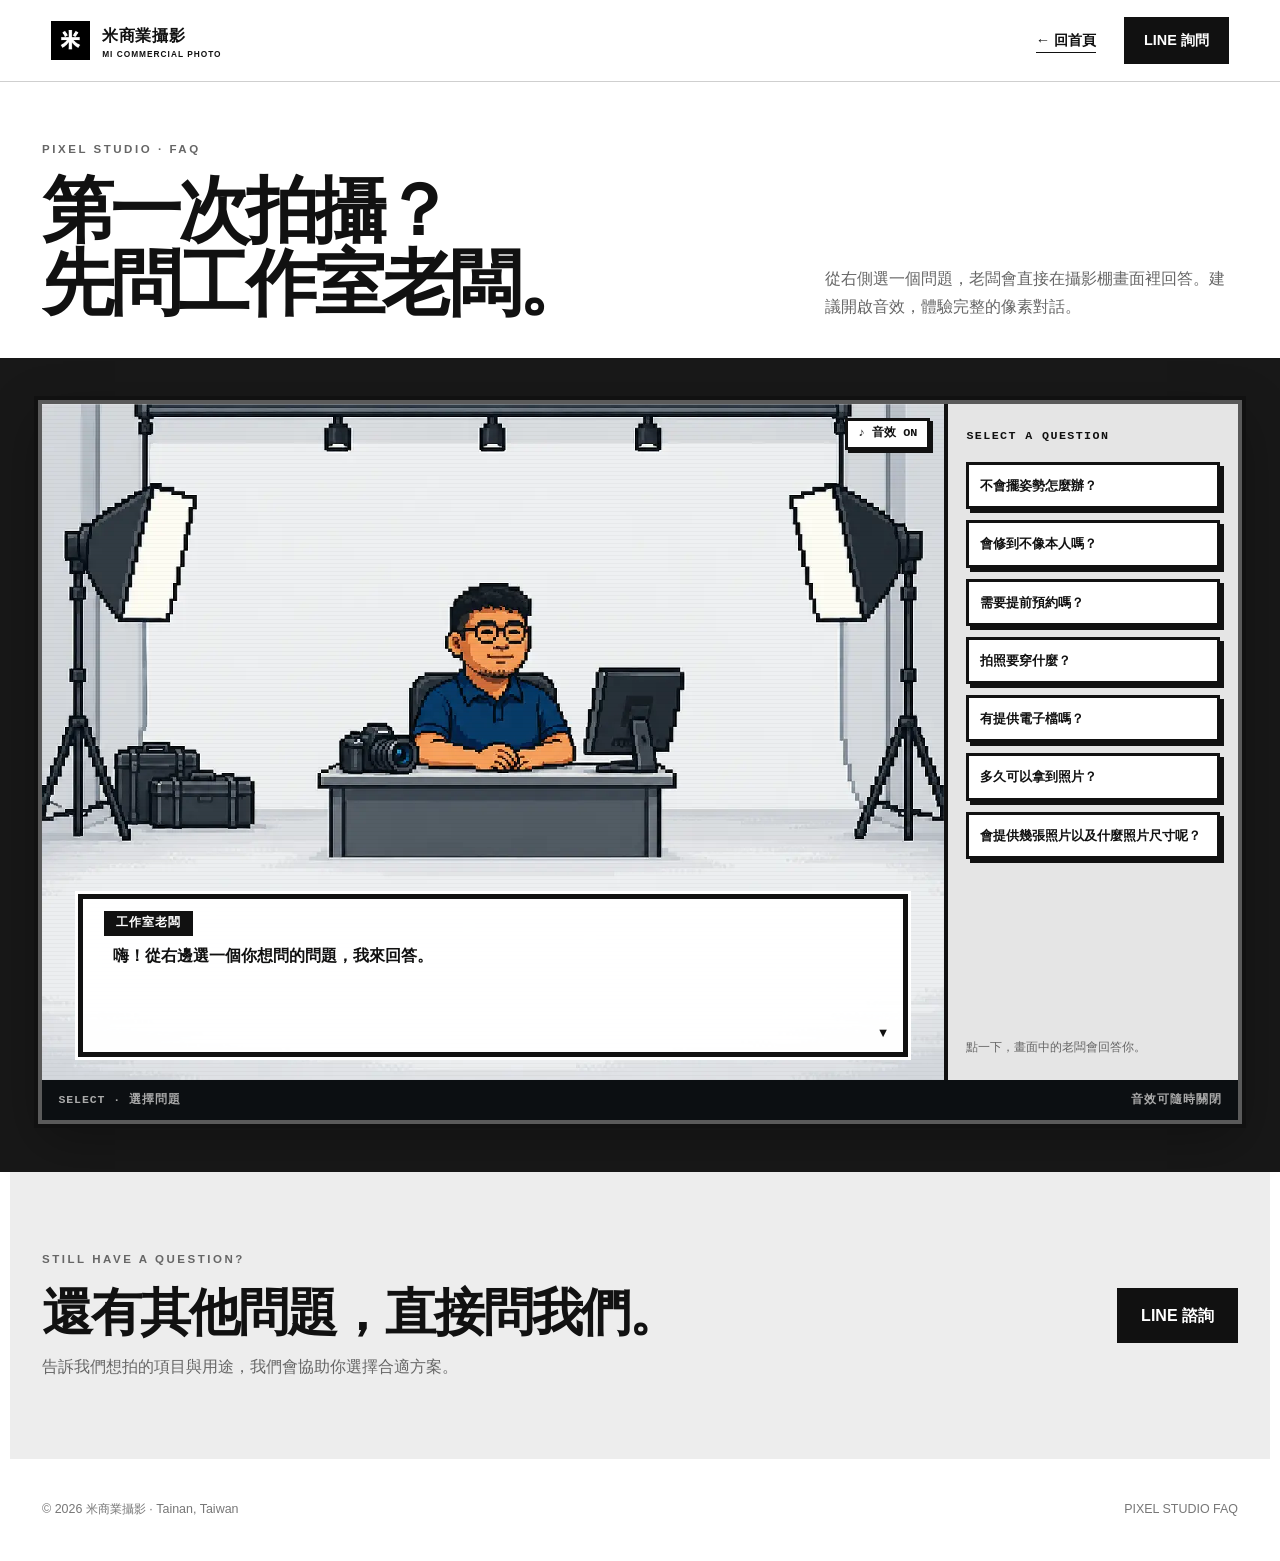
<file: faq/index.html>
<!doctype html>
<html lang="zh-Hant">
<head>
  <meta charset="utf-8">
  <meta name="viewport" content="width=device-width,initial-scale=1">
  <title>台南證件照常見問題｜服裝・修圖・取件時間｜米商業攝影</title>
  <meta name="description" content="用互動式像素攝影棚快速了解米商業攝影的拍攝引導、自然修圖、預約方式、服裝準備與交件內容。">
  <link rel="canonical" href="https://micommercialphoto.com/faq/">
  <meta property="og:locale" content="zh_TW"><meta property="og:type" content="website"><meta property="og:site_name" content="米商業攝影">
  <meta property="og:title" content="台南證件照常見問題｜米商業攝影"><meta property="og:description" content="了解拍攝服裝、自然修圖、電子檔、預約及取件時間。"><meta property="og:url" content="https://micommercialphoto.com/faq/">
  <meta name="twitter:card" content="summary">
  <link rel="icon" type="image/png" sizes="64x64" href="../images/favicon.png?v=2">
  <link rel="stylesheet" href="../faq.css">
  <link rel="stylesheet" href="../motion.css?v=3">
</head>
<body>
  <header class="faq-header">
    <a class="brand" href="../" aria-label="回到米商業攝影首頁"><img class="brand-logo" src="../images/logo-mark.png" alt="" width="39" height="39"><span>米商業攝影<small>MI COMMERCIAL PHOTO</small></span></a>
    <a class="back-link" href="../">← 回首頁</a>
    <a class="book-link" href="https://lin.ee/QOJqCe8" target="_blank" rel="noopener">LINE 詢問</a>
  </header>

  <main>
    <section class="faq-intro">
      <div><p class="eyebrow">PIXEL STUDIO · FAQ</p><h1>第一次拍攝？<br>先問工作室老闆。</h1></div>
      <p>從右側選一個問題，老闆會直接在攝影棚畫面裡回答。建議開啟音效，體驗完整的像素對話。</p>
    </section>

    <section class="game-section" aria-labelledby="game-title">
      <h2 id="game-title" class="sr-only">互動式拍攝常見問題</h2>
      <div class="game-shell" data-game>
        <div class="game-layout">
        <div class="game-screen">
          <img class="scene-image" src="../images/faq/studio-boss.webp?v=2" alt="白牆像素攝影棚，工作室老闆坐在小桌子前，周圍有相機、螢幕、棚燈、腳架與器材箱">
          <div class="scanlines" aria-hidden="true"></div>
          <div class="screen-flash" aria-hidden="true"></div>
          <button class="sound-toggle" type="button" data-sound aria-pressed="false">♪ 音效 ON</button>

          <div class="dialogue" aria-live="polite">
            <div class="speaker">工作室老闆</div>
            <p data-answer>嗨！從右邊選一個你想問的問題，我來回答。</p>
            <span class="dialogue-caret" aria-hidden="true">▼</span>
          </div>
        </div>

          <aside class="question-panel" aria-label="常見問題選單">
            <p class="question-label">SELECT A QUESTION</p>
            <div class="question-list">
            <button type="button" data-question="pose">不會擺姿勢怎麼辦？</button>
            <button type="button" data-question="retouch">會修到不像本人嗎？</button>
            <button type="button" data-question="booking">需要提前預約嗎？</button>
            <button type="button" data-question="clothes">拍照要穿什麼？</button>
            <button type="button" data-question="file">有提供電子檔嗎？</button>
            <button type="button" data-question="time">多久可以拿到照片？</button>
            <button type="button" data-question="size">會提供幾張照片以及什麼照片尺寸呢？</button>
            </div>
            <p class="question-hint">點一下，畫面中的老闆會回答你。</p>
          </aside>
        </div>
        <div class="game-help"><span>SELECT · 選擇問題</span><span>音效可隨時關閉</span></div>
      </div>
    </section>

    <section class="faq-cta"><div><p class="eyebrow">STILL HAVE A QUESTION?</p><h2>還有其他問題，直接問我們。</h2><p>告訴我們想拍的項目與用途，我們會協助你選擇合適方案。</p></div><a href="https://lin.ee/QOJqCe8" target="_blank" rel="noopener">LINE 諮詢</a></section>
  </main>

  <footer><p>© 2026 米商業攝影 · Tainan, Taiwan</p><p>PIXEL STUDIO FAQ</p></footer>
  <script src="../faq.js"></script>
  <script src="../motion.js?v=3" defer></script>
</body>
</html>
</file>
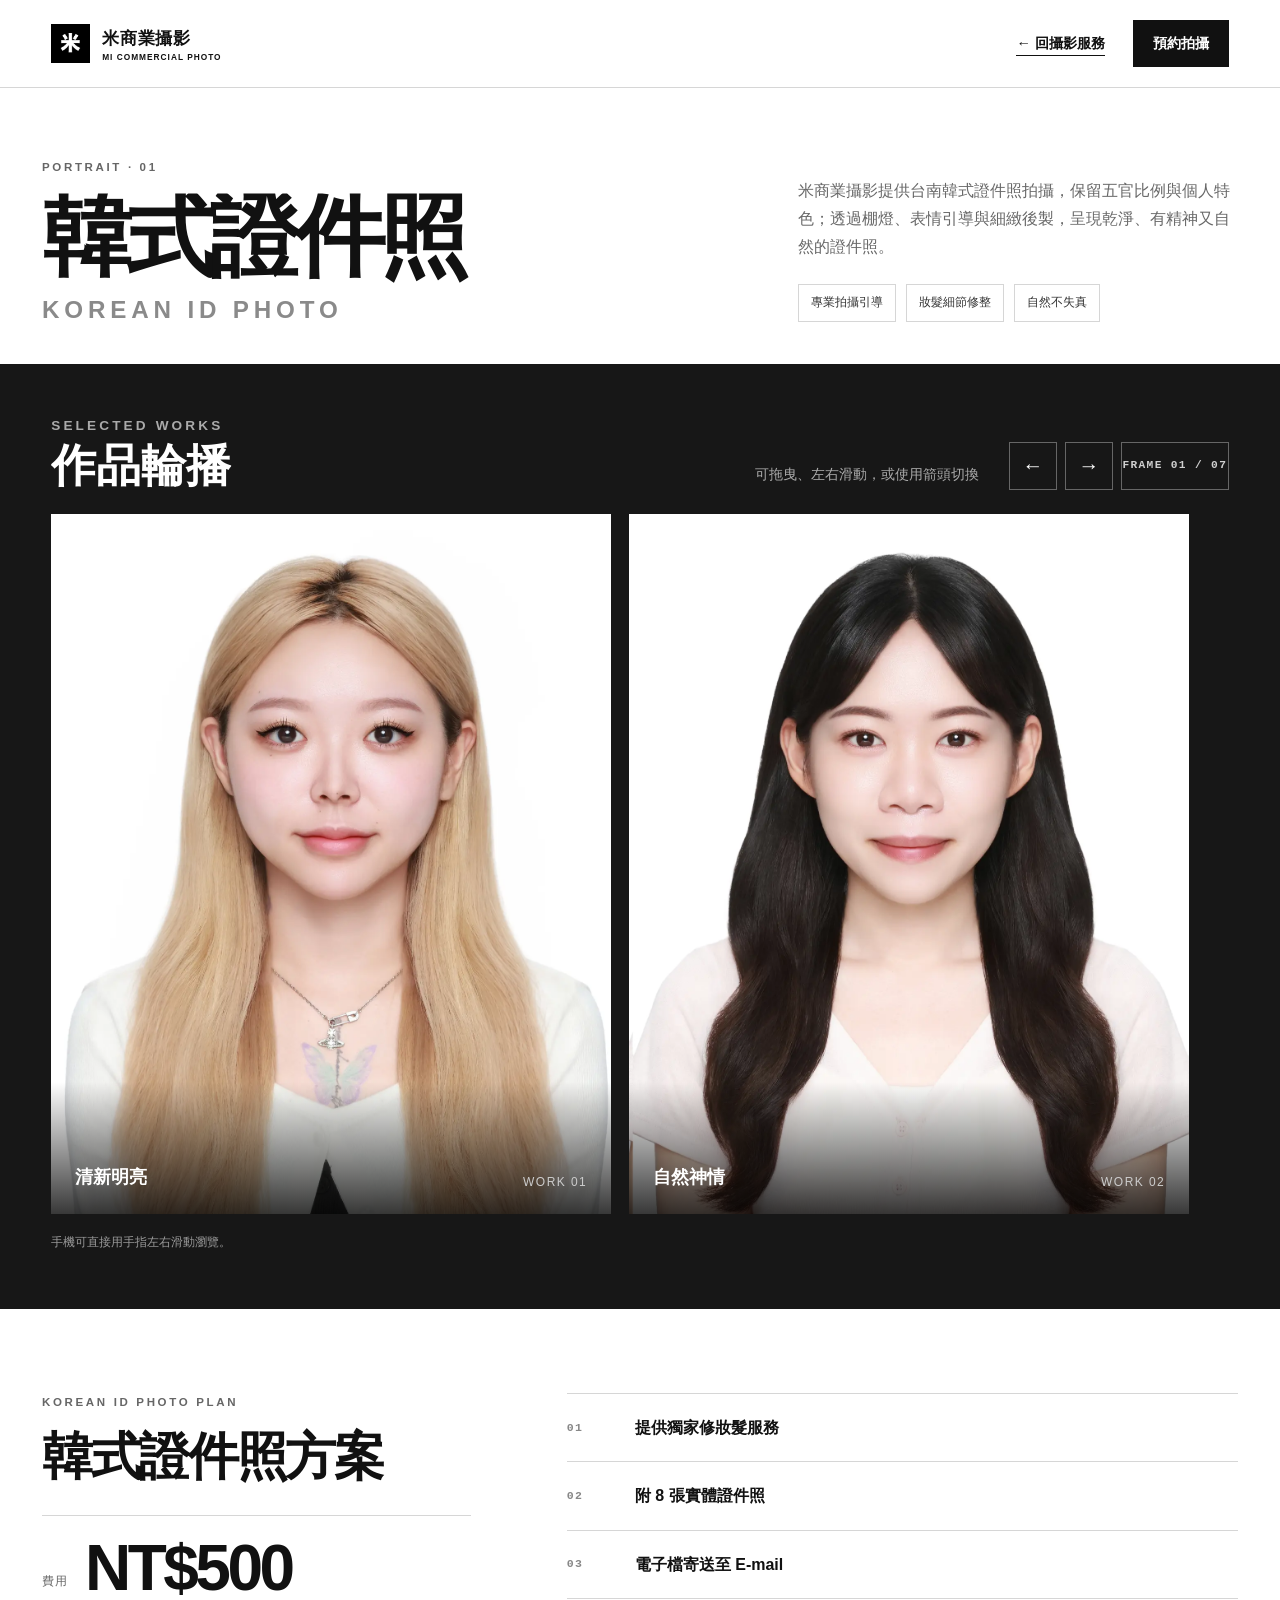
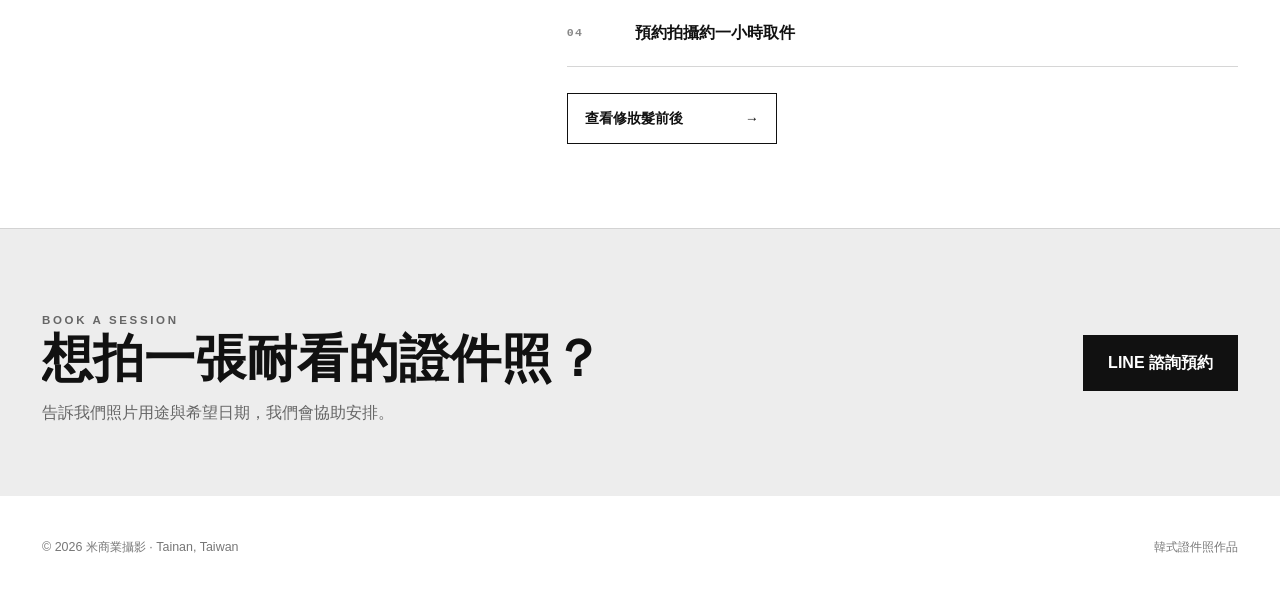
<file: korean-id-photo/index.html>
<!doctype html>
<html lang="zh-Hant">
<head>
  <meta charset="utf-8">
  <meta name="viewport" content="width=device-width,initial-scale=1">
  <title>台南韓式證件照作品｜自然修圖・一小時取件｜米商業攝影</title>
  <meta name="description" content="台南米商業攝影韓式證件照作品，提供拍攝引導、自然細緻修圖與證件規格輸出；完成預約可於一小時內取件。">
  <link rel="canonical" href="https://micommercialphoto.com/korean-id-photo/">
  <meta property="og:locale" content="zh_TW"><meta property="og:type" content="website"><meta property="og:site_name" content="米商業攝影">
  <meta property="og:title" content="台南韓式證件照作品｜米商業攝影"><meta property="og:description" content="查看台南米商業攝影韓式證件照作品、自然修圖風格與 NT$500 服務內容。"><meta property="og:url" content="https://micommercialphoto.com/korean-id-photo/">
  <meta name="twitter:card" content="summary">
  <link rel="preconnect" href="https://static.wixstatic.com">
  <link rel="icon" type="image/png" sizes="64x64" href="../images/favicon.png?v=2">
  <link rel="stylesheet" href="../portfolio.css">
  <link rel="stylesheet" href="../motion.css?v=3">
  <script type="application/ld+json">
  {
    "@context": "https://schema.org",
    "@type": "Service",
    "@id": "https://micommercialphoto.com/korean-id-photo/#service",
    "name": "台南韓式證件照拍攝",
    "serviceType": "韓式證件照拍攝與自然修圖",
    "description": "台南米商業攝影提供韓式證件照拍攝、表情引導、獨家修妝髮、自然細緻修圖與證件規格輸出。",
    "url": "https://micommercialphoto.com/korean-id-photo/",
    "image": "https://micommercialphoto.com/images/korean-id/20260828103697-1.webp",
    "provider": {
      "@type": "LocalBusiness",
      "@id": "https://micommercialphoto.com/#studio",
      "name": "米商業攝影"
    },
    "areaServed": {
      "@type": "City",
      "name": "臺南市"
    },
    "offers": {
      "@type": "Offer",
      "url": "https://micommercialphoto.com/korean-id-photo/",
      "price": "500",
      "priceCurrency": "TWD",
      "availability": "https://schema.org/InStock"
    }
  }
  </script>
</head>
<body>
  <header class="portfolio-header">
    <a class="brand" href="../" aria-label="回到米商業攝影首頁"><img class="brand-logo" src="../images/logo-mark.png" alt="" width="39" height="39"><span>米商業攝影<small>MI COMMERCIAL PHOTO</small></span></a>
    <a class="back-link" href="../#services">← 回攝影服務</a>
    <a class="book-link" href="https://lin.ee/QOJqCe8" target="_blank" rel="noopener">預約拍攝</a>
  </header>

  <main>
    <section class="portfolio-intro">
      <div><p class="eyebrow">PORTRAIT · 01</p><h1>韓式證件照<span>KOREAN ID PHOTO</span></h1></div>
      <div class="intro-copy"><p>米商業攝影提供台南韓式證件照拍攝，保留五官比例與個人特色；透過棚燈、表情引導與細緻後製，呈現乾淨、有精神又自然的證件照。</p><div class="intro-points"><span>專業拍攝引導</span><span>妝髮細節修整</span><span>自然不失真</span></div></div>
    </section>

    <section class="gallery-wrap" aria-labelledby="gallery-title">
      <div class="gallery-top"><div><p class="eyebrow">SELECTED WORKS</p><h2 id="gallery-title">作品輪播</h2></div><p>可拖曳、左右滑動，或使用箭頭切換</p><div class="gallery-controls"><button type="button" data-prev aria-label="上一張作品">←</button><button type="button" data-next aria-label="下一張作品">→</button></div></div>
      <div class="gallery-viewport" tabindex="0" aria-label="韓式證件照作品輪播">
        <div class="gallery-track">
          <figure class="gallery-card"><img src="../images/korean-id/20260828103697-1.webp" alt="金色長髮韓式證件照作品" loading="eager"><figcaption><strong>清新明亮</strong><span>WORK 01</span></figcaption></figure>
          <figure class="gallery-card"><img src="../images/korean-id/20260830104706-1.webp" alt="白色服裝韓式證件照作品" loading="lazy"><figcaption><strong>自然神情</strong><span>WORK 02</span></figcaption></figure>
          <figure class="gallery-card"><img src="../images/korean-id/20250207-4.webp" alt="自然微笑的韓式證件照作品" loading="lazy"><figcaption><strong>自然修飾</strong><span>WORK 03</span></figcaption></figure>
          <figure class="gallery-card"><img src="../images/korean-id/20260911110221-1.webp" alt="短髮韓式證件照作品" loading="lazy"><figcaption><strong>個人風格</strong><span>WORK 04</span></figcaption></figure>
          <figure class="gallery-card"><img src="../images/korean-id/20250321-2.webp" alt="學士服畢業證件照作品" loading="lazy"><figcaption><strong>畢業紀念</strong><span>WORK 05</span></figcaption></figure>
          <figure class="gallery-card"><img src="../images/korean-id/20260918114515-2.webp" alt="柔和捲髮韓式證件照作品" loading="lazy"><figcaption><strong>柔和輪廓</strong><span>WORK 06</span></figcaption></figure>
          <figure class="gallery-card"><img src="../images/korean-id/20250417.webp" alt="黑色服裝韓式證件照作品" loading="lazy"><figcaption><strong>精緻妝髮</strong><span>WORK 07</span></figcaption></figure>
        </div>
      </div>
      <p class="gallery-note">手機可直接用手指左右滑動瀏覽。</p>
    </section>

    <section class="package-summary" aria-labelledby="package-title">
      <div class="package-heading">
        <p class="eyebrow">KOREAN ID PHOTO PLAN</p>
        <h2 id="package-title">韓式證件照方案</h2>
        <p class="package-price"><span>費用</span><strong>NT$500</strong></p>
      </div>
      <div class="package-content">
        <ul>
          <li><span>01</span><strong>提供獨家修妝髮服務</strong></li>
          <li><span>02</span><strong>附 8 張實體證件照</strong></li>
          <li><span>03</span><strong>電子檔寄送至 E-mail</strong></li>
          <li><span>04</span><strong>預約拍攝約一小時取件</strong></li>
        </ul>
        <div class="package-actions">
          <a href="../retouch/">查看修妝髮前後 <span aria-hidden="true">→</span></a>
        </div>
      </div>
    </section>

    <section class="portfolio-cta"><div><p class="eyebrow">BOOK A SESSION</p><h2>想拍一張耐看的證件照？</h2><p>告訴我們照片用途與希望日期，我們會協助安排。</p></div><a class="btn" href="https://lin.ee/QOJqCe8" target="_blank" rel="noopener">LINE 諮詢預約</a></section>
  </main>

  <footer class="portfolio-footer"><p>© 2026 米商業攝影 · Tainan, Taiwan</p><p>韓式證件照作品</p></footer>
  <script src="../portfolio.js?v=3"></script>
  <script src="../motion.js?v=4" defer></script>
</body>
</html>
</file>
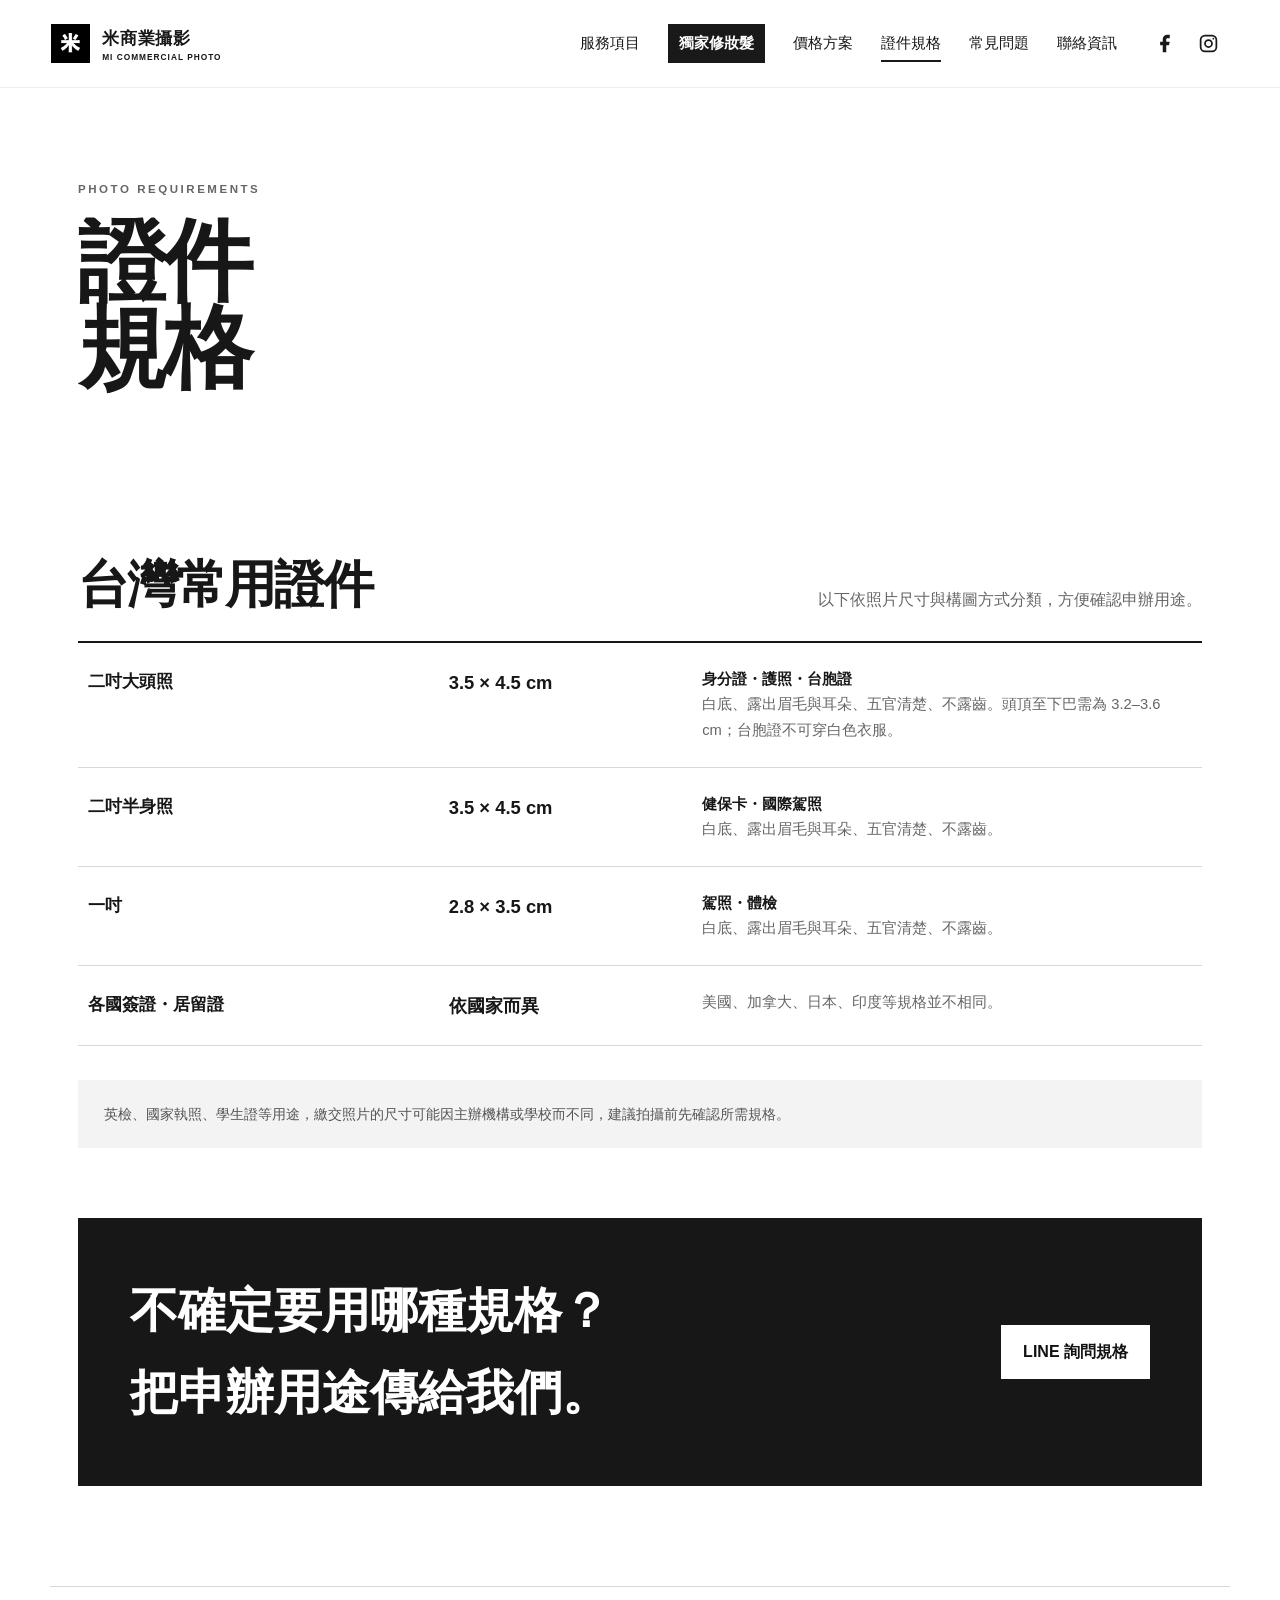
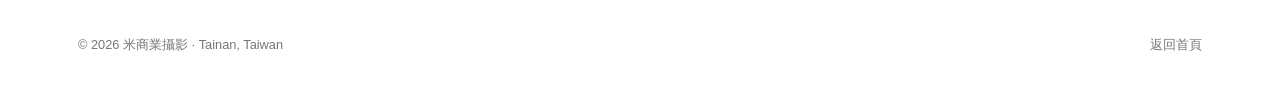
<file: photo-size/index.html>
<!doctype html>
<html lang="zh-Hant">
<head>
  <meta charset="utf-8"><meta name="viewport" content="width=device-width,initial-scale=1">
  <title>證件照尺寸與規格｜護照・身分證・駕照｜米商業攝影</title>
  <meta name="description" content="整理台灣護照、國民身分證、健保卡、駕照與常用證件照尺寸。拍攝前告知申辦用途，米商業攝影會依規格製作與輸出。">
  <link rel="canonical" href="https://micommercialphoto.com/photo-size/">
  <meta property="og:locale" content="zh_TW"><meta property="og:type" content="website"><meta property="og:site_name" content="米商業攝影"><meta property="og:title" content="護照・身分證・駕照照片尺寸｜米商業攝影"><meta property="og:description" content="整理常見證件照尺寸、背景及頭部比例規格。"><meta property="og:url" content="https://micommercialphoto.com/photo-size/"><meta name="twitter:card" content="summary">
  <link rel="icon" type="image/png" href="../images/favicon.png"><link rel="stylesheet" href="../info-page.css"><link rel="stylesheet" href="../info-header.css?v=2"><link rel="stylesheet" href="../motion.css?v=3"><script src="../info-header.js" defer></script><script src="../motion.js?v=3" defer></script>
</head>
<body>
  <header class="site-header">
    <a class="brand" href="../" aria-label="米商業攝影首頁"><img class="brand-logo" src="../images/logo-mark.png" alt="" width="39" height="39"><span>米商業攝影<small>MI COMMERCIAL PHOTO</small></span></a>
    <button class="menu" type="button" aria-label="開啟選單" aria-expanded="false">☰</button>
    <nav aria-label="主要導覽">
      <a href="../#services">服務項目</a><a class="nav-featured" href="../retouch/">獨家修妝髮</a><a href="../price/">價格方案</a><a href="../photo-size/" aria-current="page">證件規格</a><a href="../faq/">常見問題</a><a href="../#contact">聯絡資訊</a>
      <div class="header-social" aria-label="社群平台">
        <a href="https://www.facebook.com/ricephotostudio" target="_blank" rel="noopener noreferrer" aria-label="米商業攝影 Facebook 粉絲團（另開分頁）" title="Facebook"><svg width="21" height="21" viewBox="0 0 24 24" fill="currentColor" aria-hidden="true"><path d="M18 2h-3a5 5 0 0 0-5 5v3H7v4h3v8h4v-8h3l1-4h-4V7a1 1 0 0 1 1-1h3z"/></svg></a>
        <a href="https://www.instagram.com/micommercialphoto/" target="_blank" rel="noopener noreferrer" aria-label="米商業攝影 Instagram（另開分頁）" title="Instagram"><svg width="21" height="21" viewBox="0 0 24 24" fill="none" stroke="currentColor" stroke-width="2" aria-hidden="true"><rect x="3" y="3" width="18" height="18" rx="5"/><circle cx="12" cy="12" r="4"/><circle cx="17.5" cy="6.5" r="1" fill="currentColor" stroke="none"/></svg></a>
      </div>
    </nav>
  </header>
  <main>
    <section class="info-hero simple-hero"><div><p class="eyebrow">PHOTO REQUIREMENTS</p><h1>證件<br>規格</h1></div></section>
    <section class="info-main">
      <div class="section-title"><h2>台灣常用證件</h2><p>以下依照片尺寸與構圖方式分類，方便確認申辦用途。</p></div>
      <div class="spec-table">
        <article class="spec-row"><h3>二吋大頭照</h3><p class="spec-size">3.5 × 4.5 cm</p><p class="spec-note"><strong>身分證・護照・台胞證</strong><br>白底、露出眉毛與耳朵、五官清楚、不露齒。頭頂至下巴需為 3.2–3.6 cm；台胞證不可穿白色衣服。</p></article>
        <article class="spec-row"><h3>二吋半身照</h3><p class="spec-size">3.5 × 4.5 cm</p><p class="spec-note"><strong>健保卡・國際駕照</strong><br>白底、露出眉毛與耳朵、五官清楚、不露齒。</p></article>
        <article class="spec-row"><h3>一吋</h3><p class="spec-size">2.8 × 3.5 cm</p><p class="spec-note"><strong>駕照・體檢</strong><br>白底、露出眉毛與耳朵、五官清楚、不露齒。</p></article>
        <article class="spec-row"><h3>各國簽證・居留證</h3><p class="spec-size">依國家而異</p><p class="spec-note">美國、加拿大、日本、印度等規格並不相同。</p></article>
      </div>
      <div class="notice">英檢、國家執照、學生證等用途，繳交照片的尺寸可能因主辦機構或學校而不同，建議拍攝前先確認所需規格。</div>
      <section class="info-cta"><h2>不確定要用哪種規格？<br>把申辦用途傳給我們。</h2><a href="https://lin.ee/QOJqCe8" target="_blank" rel="noopener">LINE 詢問規格</a></section>
    </section>
  </main>
  <footer class="info-footer"><p>© 2026 米商業攝影 · Tainan, Taiwan</p><p><a href="../">返回首頁</a></p></footer>
</body></html>
</file>
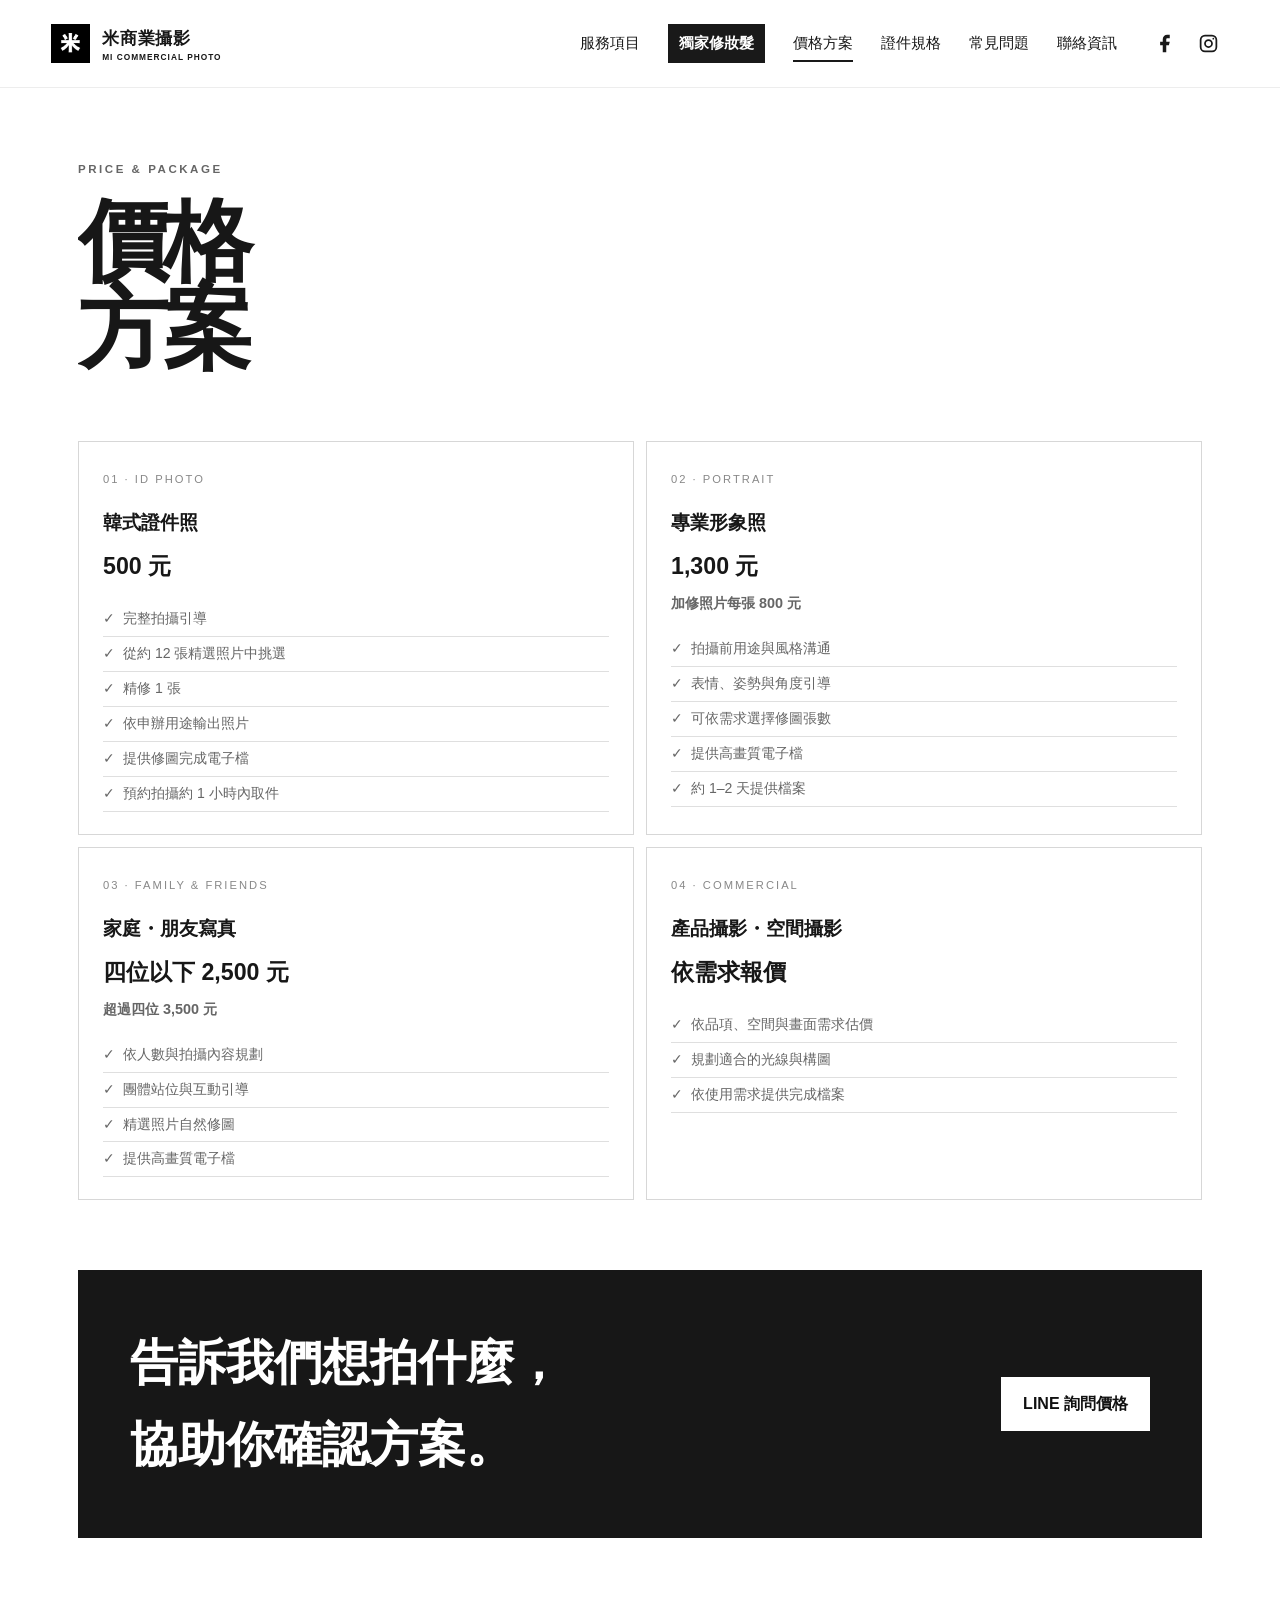
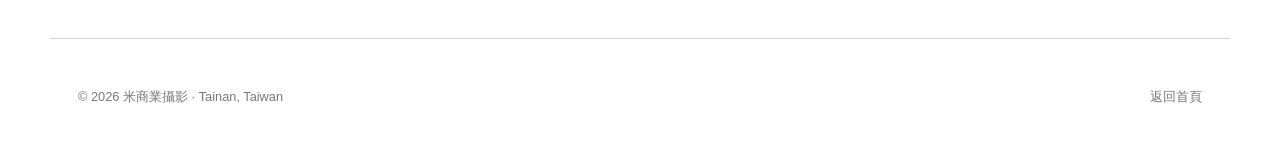
<file: price/index.html>
<!doctype html>
<html lang="zh-Hant">
<head>
  <meta charset="utf-8"><meta name="viewport" content="width=device-width,initial-scale=1">
  <title>台南證件照價格｜韓式證件照・形象照費用｜米商業攝影</title>
  <meta name="description" content="米商業攝影證件照、畢業照、專業形象照與商業攝影方案。查看拍攝、修圖、電子檔、照片輸出與交件內容。">
  <link rel="canonical" href="https://micommercialphoto.com/price/">
  <meta property="og:locale" content="zh_TW"><meta property="og:type" content="website"><meta property="og:site_name" content="米商業攝影"><meta property="og:title" content="台南證件照與形象照價格｜米商業攝影"><meta property="og:description" content="查看韓式證件照、專業形象照、家庭朋友寫真及商業攝影費用。"><meta property="og:url" content="https://micommercialphoto.com/price/"><meta name="twitter:card" content="summary">
  <link rel="icon" type="image/png" href="../images/favicon.png"><link rel="stylesheet" href="../info-page.css"><link rel="stylesheet" href="../info-header.css?v=2"><link rel="stylesheet" href="../motion.css?v=3"><script src="../info-header.js" defer></script><script src="../motion.js?v=3" defer></script>
</head>
<body class="price-page">
  <header class="site-header">
    <a class="brand" href="../" aria-label="米商業攝影首頁"><img class="brand-logo" src="../images/logo-mark.png" alt="" width="39" height="39"><span>米商業攝影<small>MI COMMERCIAL PHOTO</small></span></a>
    <button class="menu" type="button" aria-label="開啟選單" aria-expanded="false">☰</button>
    <nav aria-label="主要導覽">
      <a href="../#services">服務項目</a><a class="nav-featured" href="../retouch/">獨家修妝髮</a><a href="../price/" aria-current="page">價格方案</a><a href="../photo-size/">證件規格</a><a href="../faq/">常見問題</a><a href="../#contact">聯絡資訊</a>
      <div class="header-social" aria-label="社群平台">
        <a href="https://www.facebook.com/ricephotostudio" target="_blank" rel="noopener noreferrer" aria-label="米商業攝影 Facebook 粉絲團（另開分頁）" title="Facebook"><svg width="21" height="21" viewBox="0 0 24 24" fill="currentColor" aria-hidden="true"><path d="M18 2h-3a5 5 0 0 0-5 5v3H7v4h3v8h4v-8h3l1-4h-4V7a1 1 0 0 1 1-1h3z"/></svg></a>
        <a href="https://www.instagram.com/micommercialphoto/" target="_blank" rel="noopener noreferrer" aria-label="米商業攝影 Instagram（另開分頁）" title="Instagram"><svg width="21" height="21" viewBox="0 0 24 24" fill="none" stroke="currentColor" stroke-width="2" aria-hidden="true"><rect x="3" y="3" width="18" height="18" rx="5"/><circle cx="12" cy="12" r="4"/><circle cx="17.5" cy="6.5" r="1" fill="currentColor" stroke="none"/></svg></a>
      </div>
    </nav>
  </header>
  <main>
    <section class="info-hero simple-hero"><div><p class="eyebrow">PRICE &amp; PACKAGE</p><h1>價格<br>方案</h1></div></section>
    <section class="info-main">
      <div class="info-grid price-grid">
        <article class="info-card"><span class="number">01 · ID PHOTO</span><h2>韓式證件照</h2><p class="price">500 元</p><ul><li>完整拍攝引導</li><li>從約 12 張精選照片中挑選</li><li>精修 1 張</li><li>依申辦用途輸出照片</li><li>提供修圖完成電子檔</li><li>預約拍攝約 1 小時內取件</li></ul></article>
        <article class="info-card"><span class="number">02 · PORTRAIT</span><h2>專業形象照</h2><p class="price">1,300 元</p><p class="price-note">加修照片每張 800 元</p><ul><li>拍攝前用途與風格溝通</li><li>表情、姿勢與角度引導</li><li>可依需求選擇修圖張數</li><li>提供高畫質電子檔</li><li>約 1–2 天提供檔案</li></ul></article>
        <article class="info-card"><span class="number">03 · FAMILY &amp; FRIENDS</span><h2>家庭・朋友寫真</h2><p class="price">四位以下 2,500 元</p><p class="price-note">超過四位 3,500 元</p><ul><li>依人數與拍攝內容規劃</li><li>團體站位與互動引導</li><li>精選照片自然修圖</li><li>提供高畫質電子檔</li></ul></article>
        <article class="info-card"><span class="number">04 · COMMERCIAL</span><h2>產品攝影・空間攝影</h2><p class="price">依需求報價</p><ul><li>依品項、空間與畫面需求估價</li><li>規劃適合的光線與構圖</li><li>依使用需求提供完成檔案</li></ul></article>
      </div>
      <section class="info-cta"><h2>告訴我們想拍什麼，<br>協助你確認方案。</h2><a href="https://lin.ee/QOJqCe8" target="_blank" rel="noopener">LINE 詢問價格</a></section>
    </section>
  </main>
  <footer class="info-footer"><p>© 2026 米商業攝影 · Tainan, Taiwan</p><p><a href="../">返回首頁</a></p></footer>
</body></html>
</file>
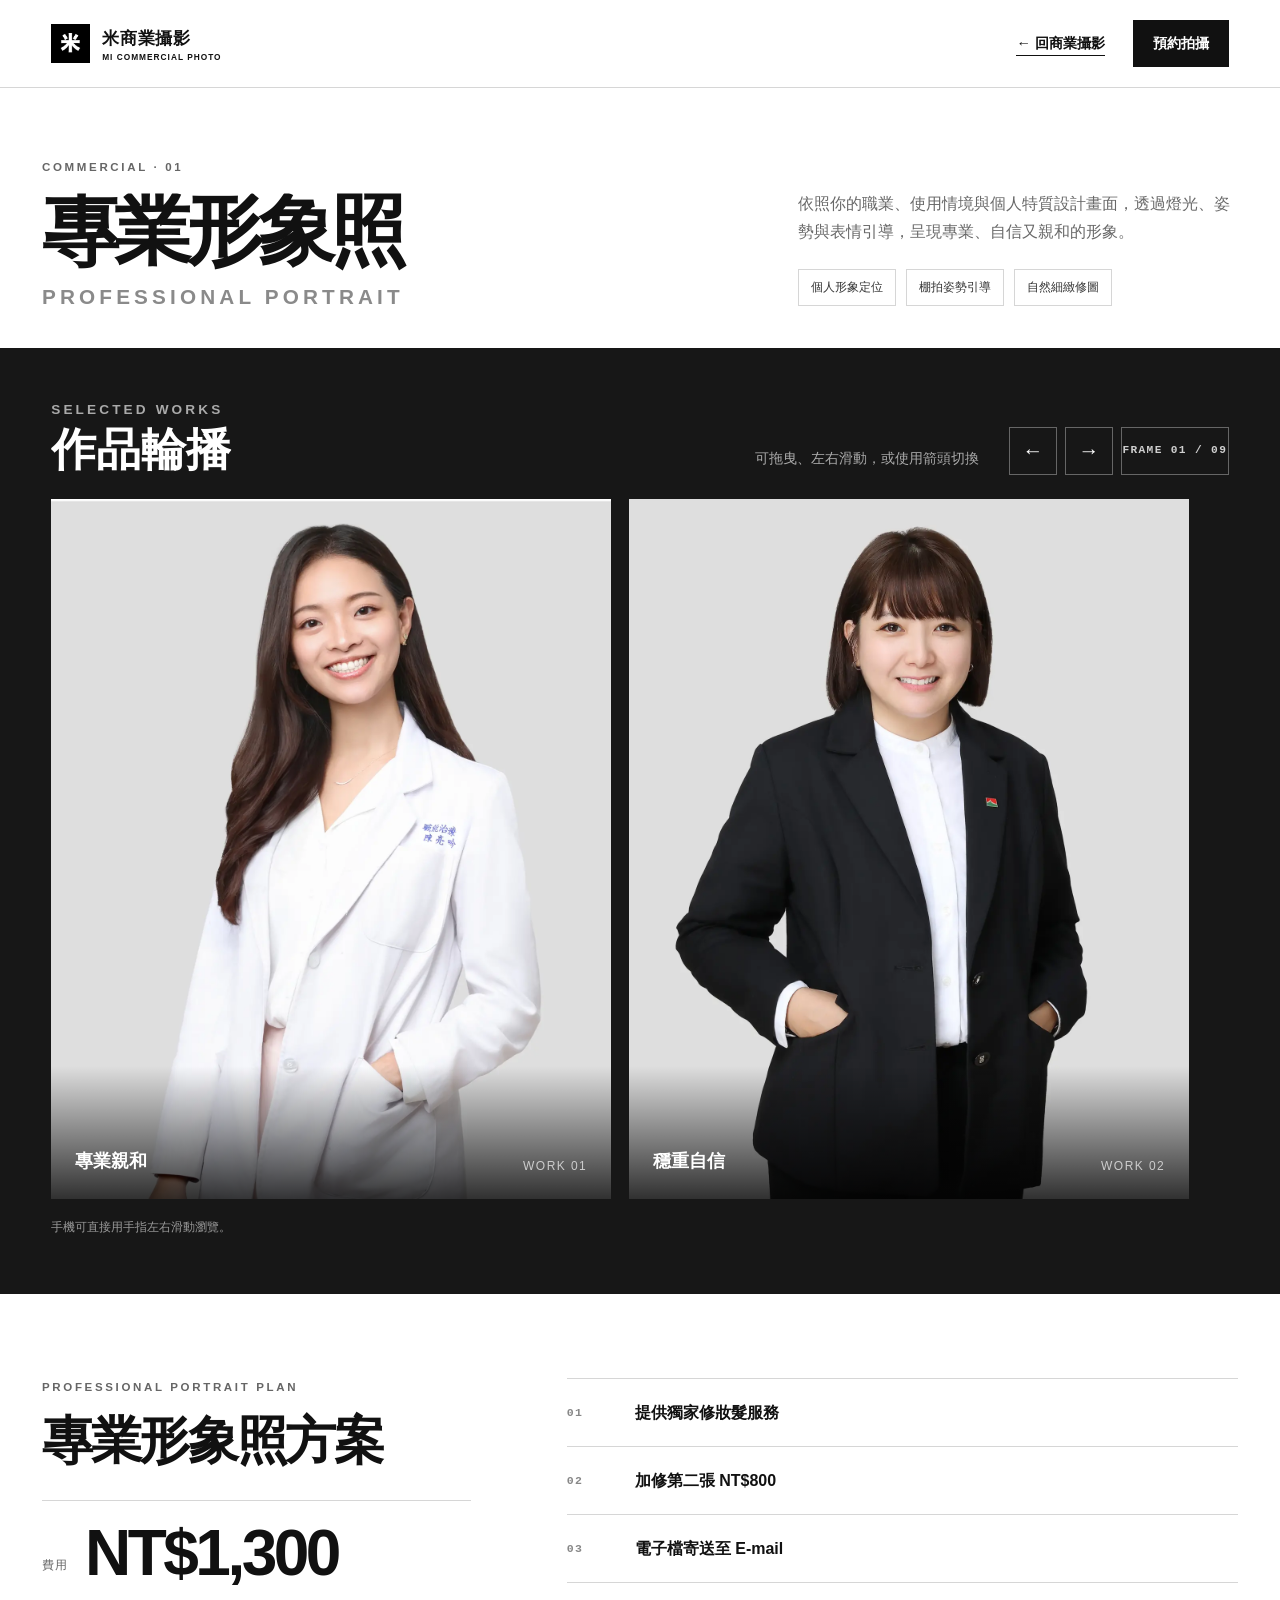
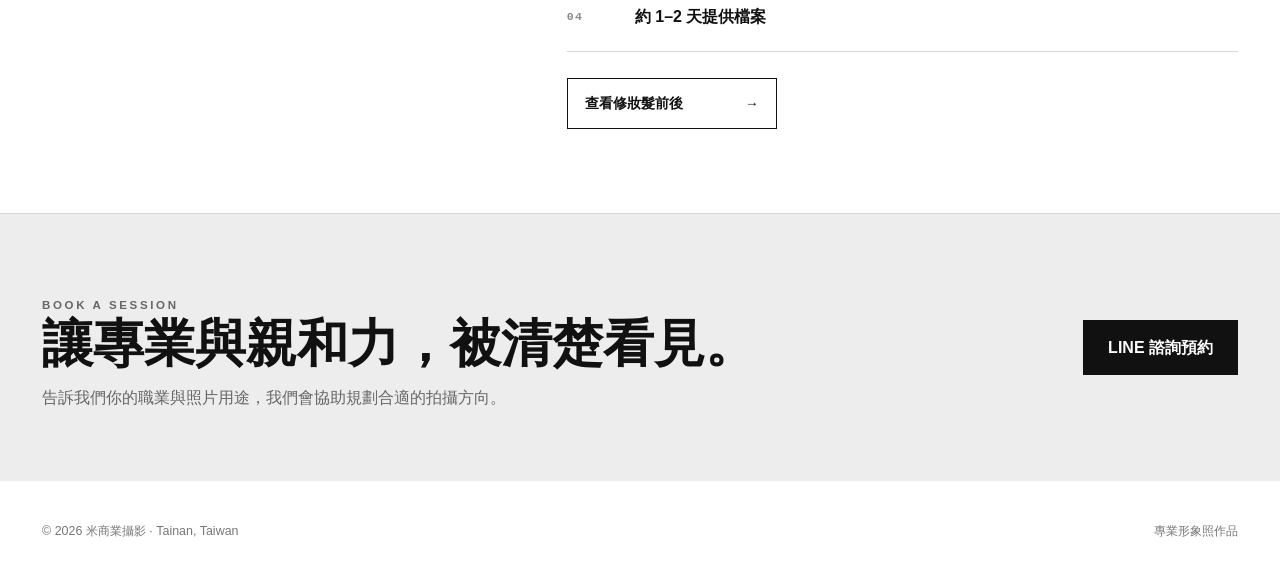
<file: professional-portrait/index.html>
<!doctype html>
<html lang="zh-Hant">
<head>
  <meta charset="utf-8">
  <meta name="viewport" content="width=device-width,initial-scale=1">
  <title>台南專業形象照｜個人品牌・商務人像｜米商業攝影</title>
  <meta name="description" content="米商業攝影專業形象照作品，適合醫師、講師、創業者與個人品牌，呈現專業、自信且親和的個人形象。">
  <link rel="canonical" href="https://micommercialphoto.com/professional-portrait/">
  <meta property="og:locale" content="zh_TW"><meta property="og:type" content="website"><meta property="og:site_name" content="米商業攝影">
  <meta property="og:title" content="台南專業形象照｜米商業攝影"><meta property="og:description" content="適合醫師、講師、創業者與個人品牌的專業形象照作品。"><meta property="og:url" content="https://micommercialphoto.com/professional-portrait/">
  <meta name="twitter:card" content="summary">
  <link rel="icon" type="image/png" sizes="64x64" href="../images/favicon.png?v=2">
  <link rel="stylesheet" href="../portfolio.css">
  <link rel="stylesheet" href="../motion.css?v=3">
</head>
<body class="professional-page">
  <header class="portfolio-header">
    <a class="brand" href="../" aria-label="回到米商業攝影首頁"><img class="brand-logo" src="../images/logo-mark.png" alt="" width="39" height="39"><span>米商業攝影<small>MI COMMERCIAL PHOTO</small></span></a>
    <a class="back-link" href="../#commercial">← 回商業攝影</a>
    <a class="book-link" href="https://lin.ee/QOJqCe8" target="_blank" rel="noopener">預約拍攝</a>
  </header>

  <main>
    <section class="portfolio-intro">
      <div><p class="eyebrow">COMMERCIAL · 01</p><h1>專業形象照<span>PROFESSIONAL PORTRAIT</span></h1></div>
      <div class="intro-copy"><p>依照你的職業、使用情境與個人特質設計畫面，透過燈光、姿勢與表情引導，呈現專業、自信又親和的形象。</p><div class="intro-points"><span>個人形象定位</span><span>棚拍姿勢引導</span><span>自然細緻修圖</span></div></div>
    </section>

    <section class="gallery-wrap" aria-labelledby="gallery-title">
      <div class="gallery-top"><div><p class="eyebrow">SELECTED WORKS</p><h2 id="gallery-title">作品輪播</h2></div><p>可拖曳、左右滑動，或使用箭頭切換</p><div class="gallery-controls"><button type="button" data-prev aria-label="上一張作品">←</button><button type="button" data-next aria-label="下一張作品">→</button></div></div>
      <div class="gallery-viewport" tabindex="0" aria-label="專業形象照作品輪播">
        <div class="gallery-track">
          <figure class="gallery-card"><img src="../images/professional-portraits/0626-1.webp" alt="醫療專業女性形象照" loading="eager"><figcaption><strong>專業親和</strong><span>WORK 01</span></figcaption></figure>
          <figure class="gallery-card"><img src="../images/professional-portraits/0710-1.webp" alt="黑色西裝女性專業形象照" loading="lazy"><figcaption><strong>穩重自信</strong><span>WORK 02</span></figcaption></figure>
          <figure class="gallery-card"><img src="../images/professional-portraits/0810-1.webp" alt="白色西裝女性專業形象照" loading="lazy"><figcaption><strong>自然有精神</strong><span>WORK 03</span></figcaption></figure>
          <figure class="gallery-card"><img src="../images/professional-portraits/0810.webp" alt="藍灰服裝女性專業形象照" loading="lazy"><figcaption><strong>簡潔俐落</strong><span>WORK 04</span></figcaption></figure>
          <figure class="gallery-card"><img src="../images/professional-portraits/2023011900420-1.webp" alt="醫師男性專業形象照" loading="lazy"><figcaption><strong>專業可信</strong><span>WORK 05</span></figcaption></figure>
          <figure class="gallery-card"><img src="../images/professional-portraits/2023011900720-1.webp" alt="醫師女性專業形象照" loading="lazy"><figcaption><strong>親切自然</strong><span>WORK 06</span></figcaption></figure>
          <figure class="gallery-card"><img src="../images/professional-portraits/20250914.webp" alt="音樂工作者持長笛形象照" loading="lazy"><figcaption><strong>個人特色</strong><span>WORK 07</span></figcaption></figure>
          <figure class="gallery-card"><img src="../images/professional-portraits/20251016-1.webp" alt="黑色西裝男性自然形象照" loading="lazy"><figcaption><strong>自然表情</strong><span>WORK 08</span></figcaption></figure>
          <figure class="gallery-card"><img src="../images/professional-portraits/20260724-3.webp" alt="白袍男性醫師專業形象照" loading="lazy"><figcaption><strong>乾淨棚光</strong><span>WORK 09</span></figcaption></figure>
        </div>
      </div>
      <p class="gallery-note">手機可直接用手指左右滑動瀏覽。</p>
    </section>

    <section class="package-summary" aria-labelledby="package-title">
      <div class="package-heading">
        <p class="eyebrow">PROFESSIONAL PORTRAIT PLAN</p>
        <h2 id="package-title">專業形象照方案</h2>
        <p class="package-price"><span>費用</span><strong>NT$1,300</strong></p>
      </div>
      <div class="package-content">
        <ul>
          <li><span>01</span><strong>提供獨家修妝髮服務</strong></li>
          <li><span>02</span><strong>加修第二張 NT$800</strong></li>
          <li><span>03</span><strong>電子檔寄送至 E-mail</strong></li>
          <li><span>04</span><strong>約 1–2 天提供檔案</strong></li>
        </ul>
        <div class="package-actions">
          <a href="../retouch/">查看修妝髮前後 <span aria-hidden="true">→</span></a>
        </div>
      </div>
    </section>

    <section class="portfolio-cta"><div><p class="eyebrow">BOOK A SESSION</p><h2>讓專業與親和力，被清楚看見。</h2><p>告訴我們你的職業與照片用途，我們會協助規劃合適的拍攝方向。</p></div><a class="btn" href="https://lin.ee/QOJqCe8" target="_blank" rel="noopener">LINE 諮詢預約</a></section>
  </main>

  <footer class="portfolio-footer"><p>© 2026 米商業攝影 · Tainan, Taiwan</p><p>專業形象照作品</p></footer>
  <script src="../portfolio.js?v=3"></script>
  <script src="../motion.js?v=4" defer></script>
</body>
</html>
</file>
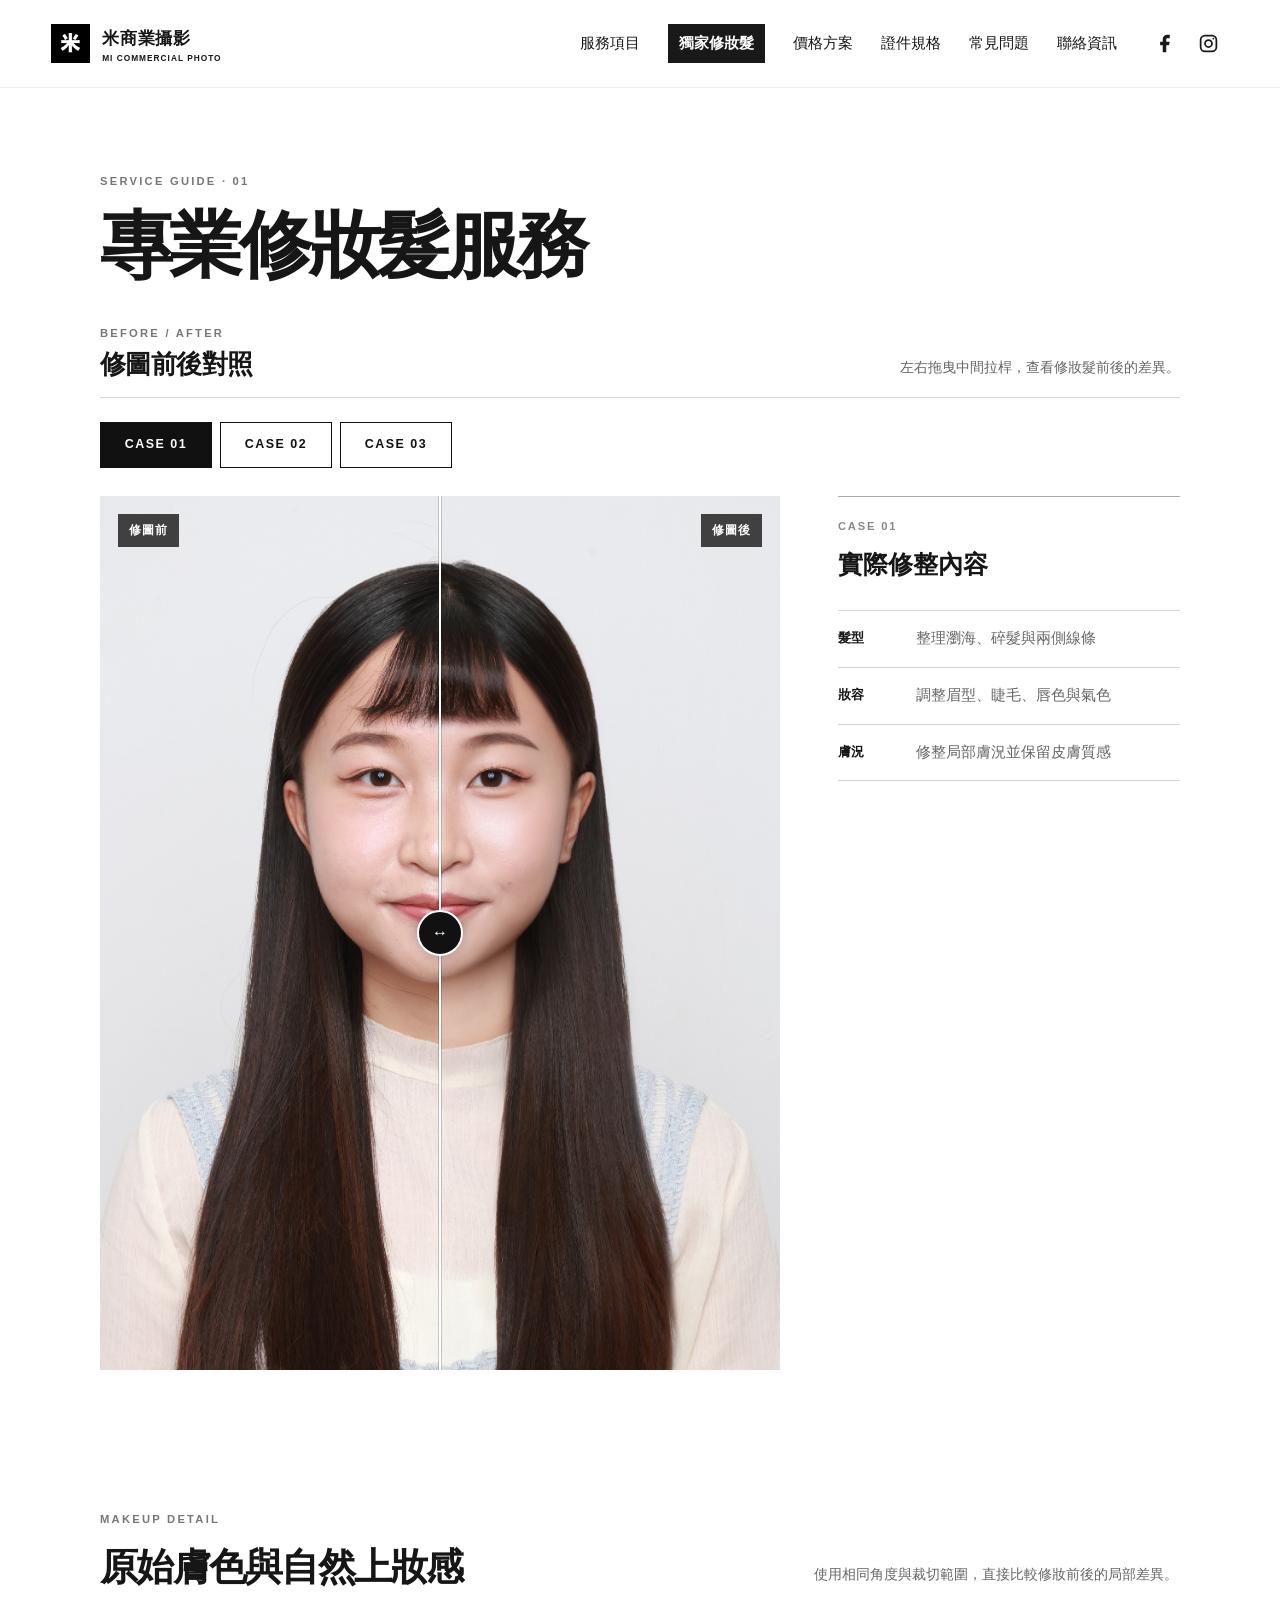
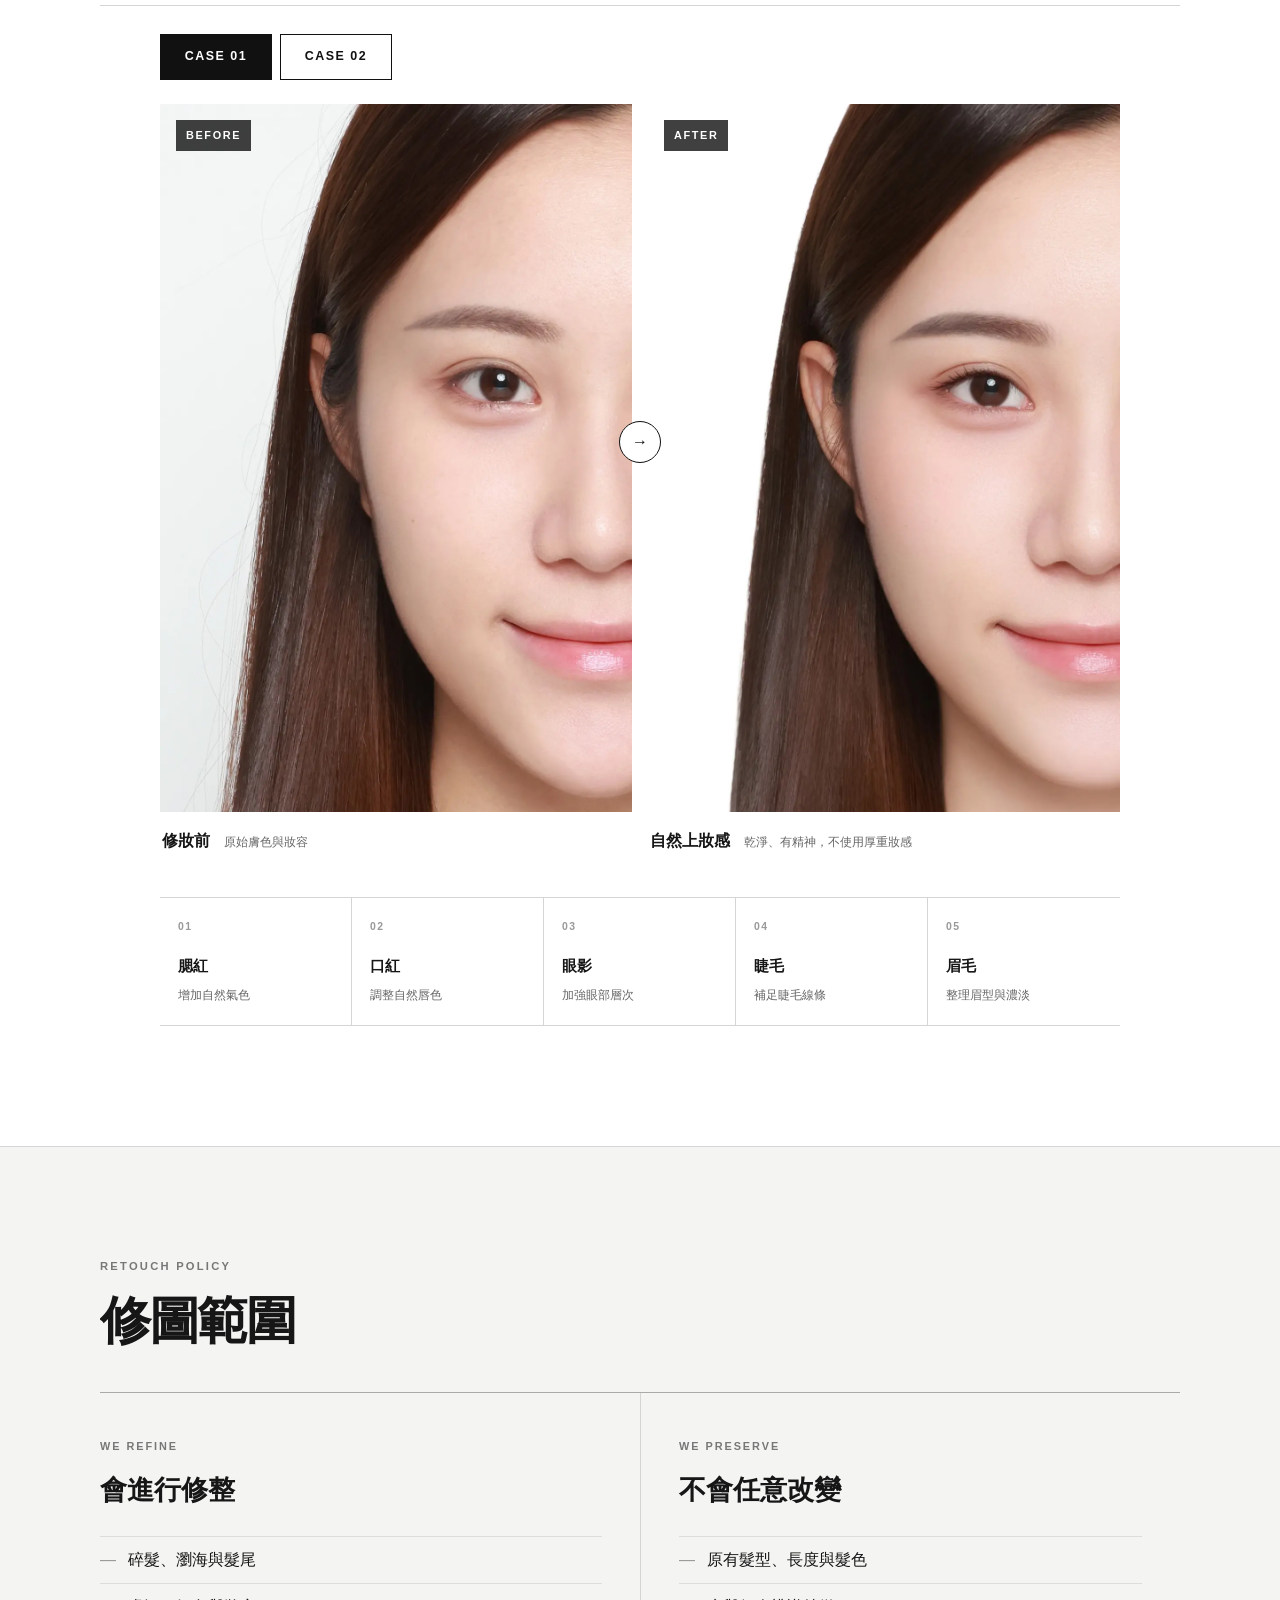
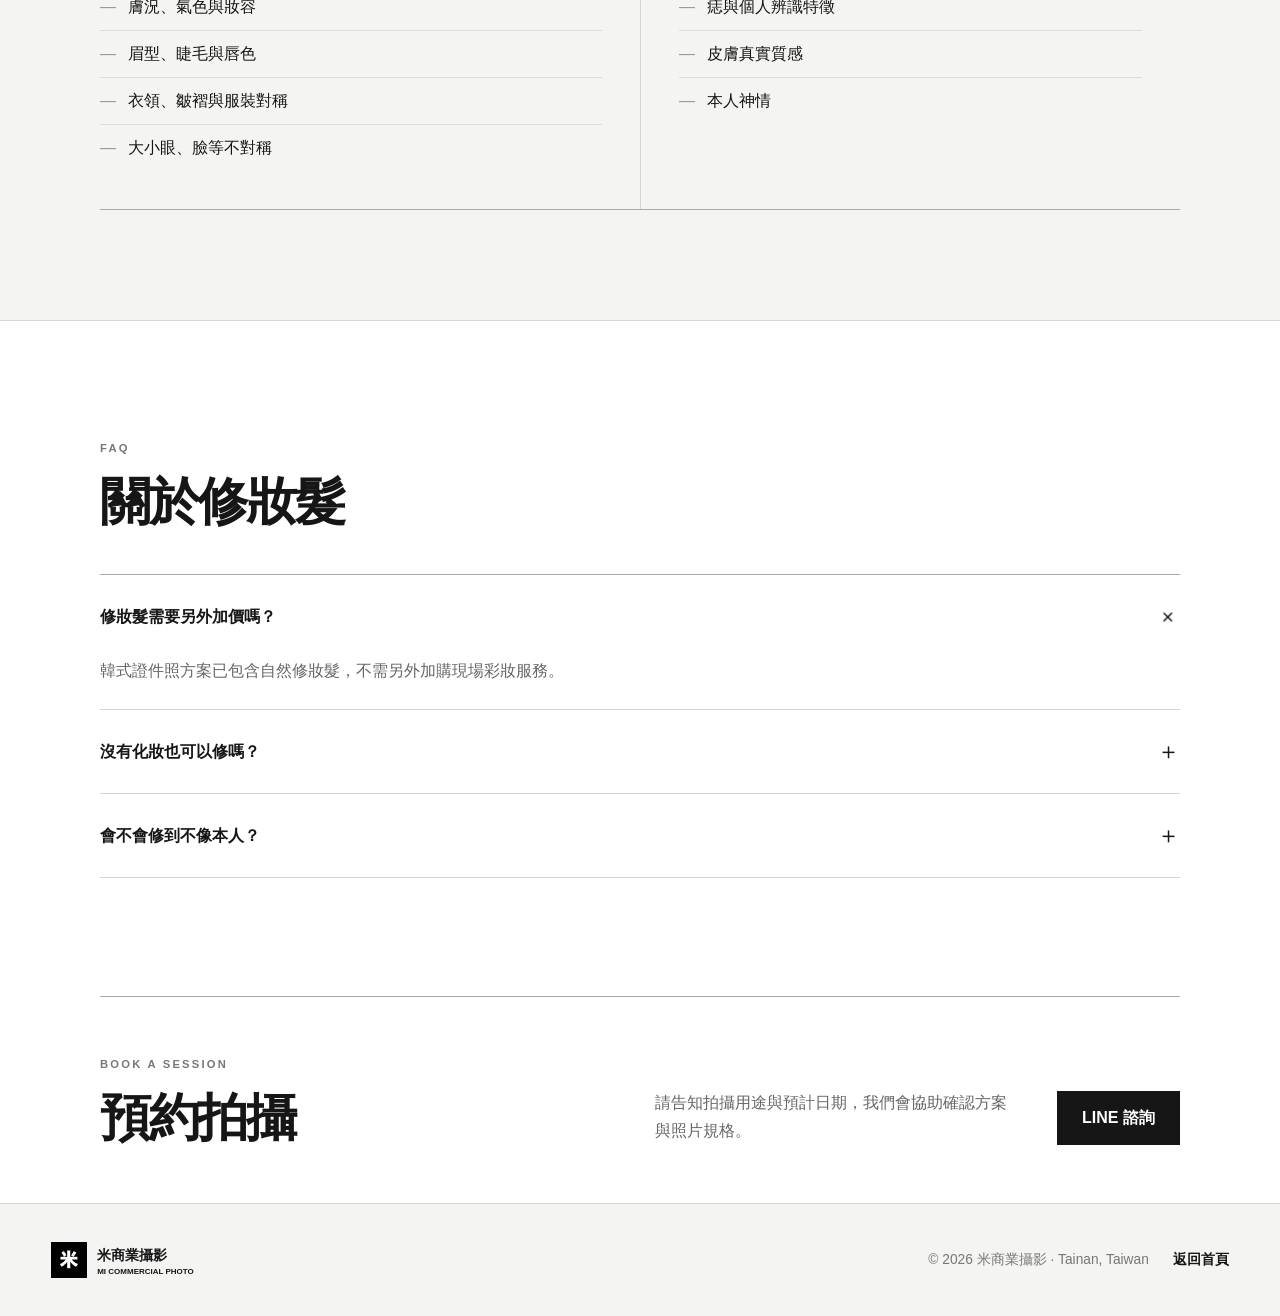
<file: retouch/index.html>
<!doctype html>
<html lang="zh-Hant">
<head>
  <!-- Google tag (gtag.js) -->
  <script async src="https://www.googletagmanager.com/gtag/js?id=G-QP6VZ0FBRN"></script>
  <script>
    window.dataLayer = window.dataLayer || [];
    function gtag(){dataLayer.push(arguments);}
    gtag('js', new Date());
    gtag('config', 'G-QP6VZ0FBRN');
  </script>
  <meta charset="utf-8">
  <meta name="viewport" content="width=device-width,initial-scale=1">
  <title>證件照修妝髮服務｜自然修圖不改五官｜米商業攝影</title>
  <meta name="description" content="米商業攝影將瀏海、髮絲、睫毛、氣色與服裝細節整合進證件照修圖流程，不改變五官與個人特徵，自然整理出耐看的完成照。">
  <link rel="canonical" href="https://micommercialphoto.com/retouch/">
  <meta property="og:locale" content="zh_TW"><meta property="og:type" content="website"><meta property="og:site_name" content="米商業攝影">
  <meta property="og:title" content="專業修妝髮服務｜米商業攝影"><meta property="og:description" content="修整瀏海、髮絲、妝容、膚況與服裝細節，保留真實五官與個人特徵。"><meta property="og:url" content="https://micommercialphoto.com/retouch/">
  <meta name="twitter:card" content="summary">
  <link rel="icon" type="image/png" sizes="64x64" href="../images/favicon.png?v=2">
  <link rel="stylesheet" href="../info-header.css?v=2">
  <link rel="stylesheet" href="../header-social.css">
  <link rel="stylesheet" href="../retouch.css?v=10">
  <link rel="stylesheet" href="../motion.css?v=3">
  <script src="../info-header.js" defer></script>
  <script src="../motion.js?v=5" defer></script>
</head>
<body>
  <header class="site-header">
    <a class="brand" href="../" aria-label="回到米商業攝影首頁"><img class="brand-logo" src="../images/logo-mark.png" alt="" width="39" height="39"><span>米商業攝影<small>MI COMMERCIAL PHOTO</small></span></a>
    <button class="menu" type="button" aria-label="開啟選單" aria-expanded="false">☰</button>
    <nav aria-label="主要導覽">
      <a href="../#services">服務項目</a><a class="nav-featured" href="../retouch/" aria-current="page">獨家修妝髮</a><a href="../price/">價格方案</a><a href="../photo-size/">證件規格</a><a href="../faq/">常見問題</a><a href="../#contact">聯絡資訊</a>
      <div class="header-social" aria-label="社群平台">
        <a href="https://www.facebook.com/ricephotostudio" target="_blank" rel="noopener noreferrer" aria-label="米商業攝影 Facebook 粉絲團"><svg width="21" height="21" viewBox="0 0 24 24" fill="currentColor" aria-hidden="true"><path d="M18 2h-3a5 5 0 0 0-5 5v3H7v4h3v8h4v-8h3l1-4h-4V7a1 1 0 0 1 1-1h3z"/></svg></a>
        <a href="https://www.instagram.com/micommercialphoto/" target="_blank" rel="noopener noreferrer" aria-label="米商業攝影 Instagram"><svg width="21" height="21" viewBox="0 0 24 24" fill="none" stroke="currentColor" stroke-width="2" aria-hidden="true"><rect x="3" y="3" width="18" height="18" rx="5"/><circle cx="12" cy="12" r="4"/><circle cx="17.5" cy="6.5" r="1" fill="currentColor" stroke="none"/></svg></a>
      </div>
    </nav>
  </header>

  <main>
    <section class="retouch-intro section-shell">
      <div class="intro-heading">
        <div><p class="eyebrow">SERVICE GUIDE · 01</p><h1>專業修妝髮服務</h1></div>
      </div>
    </section>

    <section class="comparison-section section-shell" id="comparison">
      <div class="section-heading"><div><p class="eyebrow">BEFORE / AFTER</p><h2>修圖前後對照</h2></div><p>左右拖曳中間拉桿，查看修妝髮前後的差異。</p></div>
      <div class="case-tabs" role="tablist" aria-label="選擇修圖案例">
        <button class="case-tab is-active" id="case-tab-1" type="button" role="tab" aria-selected="true" aria-controls="case-panel-1" data-case-target="case-panel-1">CASE 01</button>
        <button class="case-tab" id="case-tab-2" type="button" role="tab" aria-selected="false" aria-controls="case-panel-2" data-case-target="case-panel-2">CASE 02</button>
        <button class="case-tab" id="case-tab-3" type="button" role="tab" aria-selected="false" aria-controls="case-panel-3" data-case-target="case-panel-3">CASE 03</button>
      </div>
      <div class="comparison-layout case-panel" id="case-panel-1" role="tabpanel" aria-labelledby="case-tab-1">
        <div class="comparison" style="--position:50%">
          <img class="comparison-image comparison-after" src="../images/retouch/after.jpg" alt="修妝髮完成後的證件照">
          <img class="comparison-image comparison-before" src="../images/retouch/before.jpg" alt="修妝髮處理前的證件照">
          <span class="comparison-label label-before">修圖前</span><span class="comparison-label label-after">修圖後</span>
          <div class="comparison-divider" aria-hidden="true"><span>↔</span></div>
          <input class="comparison-range" type="range" min="0" max="100" value="50" aria-label="拖曳比較修圖前後照片">
        </div>
        <aside class="comparison-notes">
          <p class="note-number">CASE 01</p>
          <h3>實際修整內容</h3>
          <ul><li><strong>髮型</strong><span>整理瀏海、碎髮與兩側線條</span></li><li><strong>妝容</strong><span>調整眉型、睫毛、唇色與氣色</span></li><li><strong>膚況</strong><span>修整局部膚況並保留皮膚質感</span></li></ul>
        </aside>
      </div>
      <div class="comparison-layout case-panel" id="case-panel-2" role="tabpanel" aria-labelledby="case-tab-2" hidden>
        <div class="comparison" style="--position:50%">
          <img class="comparison-image comparison-after" src="../images/retouch/after-02.jpg" alt="第二組修妝髮完成後的證件照" loading="lazy">
          <img class="comparison-image comparison-before" src="../images/retouch/before-02.jpg" alt="第二組修妝髮處理前的證件照" loading="lazy">
          <span class="comparison-label label-before">修圖前</span><span class="comparison-label label-after">修圖後</span>
          <div class="comparison-divider" aria-hidden="true"><span>↔</span></div>
          <input class="comparison-range" type="range" min="0" max="100" value="50" aria-label="拖曳比較第二組修圖前後照片">
        </div>
        <aside class="comparison-notes">
          <p class="note-number">CASE 02</p>
          <h3>實際修整內容</h3>
          <ul><li><strong>髮型</strong><span>整理頭頂碎髮、兩側髮絲與整體線條</span></li><li><strong>妝容</strong><span>調整眉型、眼妝、唇色與氣色</span></li><li><strong>膚況</strong><span>修整局部膚況並均勻整體膚色</span></li></ul>
        </aside>
      </div>
      <div class="comparison-layout case-panel" id="case-panel-3" role="tabpanel" aria-labelledby="case-tab-3" hidden>
        <div class="comparison" style="--position:50%">
          <img class="comparison-image comparison-after" src="../images/retouch/after-03.jpg" alt="第三組修妝髮完成後的男性證件照" loading="lazy">
          <img class="comparison-image comparison-before" src="../images/retouch/before-03.jpg" alt="第三組修妝髮處理前的男性證件照" loading="lazy">
          <span class="comparison-label label-before">修圖前</span><span class="comparison-label label-after">修圖後</span>
          <div class="comparison-divider" aria-hidden="true"><span>↔</span></div>
          <input class="comparison-range" type="range" min="0" max="100" value="50" aria-label="拖曳比較第三組修圖前後照片">
        </div>
        <aside class="comparison-notes">
          <p class="note-number">CASE 03</p>
          <h3>實際修整內容</h3>
          <ul><li><strong>髮型</strong><span>整理頭頂碎髮與整體髮型線條</span></li><li><strong>膚況</strong><span>修整局部膚況、均勻膚色並保留質感</span></li><li><strong>服裝</strong><span>整理衣領，使兩側線條自然對稱</span></li></ul>
        </aside>
      </div>
    </section>

    <section class="makeup-detail section-shell" aria-labelledby="makeup-detail-title">
      <div class="section-heading">
        <div><p class="eyebrow">MAKEUP DETAIL</p><h2 id="makeup-detail-title">原始膚色與自然上妝感</h2></div>
        <p>使用相同角度與裁切範圍，直接比較修妝前後的局部差異。</p>
      </div>
      <div class="makeup-case-tabs" role="tablist" aria-label="選擇局部妝感案例">
        <button class="makeup-case-tab is-active" id="makeup-tab-1" type="button" role="tab" aria-selected="true" aria-controls="makeup-panel-1" data-makeup-target="makeup-panel-1">CASE 01</button>
        <button class="makeup-case-tab" id="makeup-tab-2" type="button" role="tab" aria-selected="false" aria-controls="makeup-panel-2" data-makeup-target="makeup-panel-2">CASE 02</button>
      </div>
      <div class="makeup-case-panel" id="makeup-panel-1" role="tabpanel" aria-labelledby="makeup-tab-1">
        <div class="makeup-pair" aria-label="第一組修妝前後局部對照">
          <figure class="makeup-frame makeup-before-frame">
            <div class="makeup-image-wrap"><img src="../images/retouch/makeup-before-v2.webp" alt="第一組修妝前的左半臉局部，保留原始膚色與妝容" loading="lazy"><span>BEFORE</span></div>
            <figcaption><strong>修妝前</strong><small>原始膚色與妝容</small></figcaption>
          </figure>
          <span class="makeup-arrow" aria-hidden="true">→</span>
          <figure class="makeup-frame makeup-after-frame">
            <div class="makeup-image-wrap"><img src="../images/retouch/makeup-after-v2.webp" alt="第一組修妝後的左半臉局部，增加自然眼妝、腮紅與唇色" loading="lazy"><span>AFTER</span></div>
            <figcaption><strong>自然上妝感</strong><small>乾淨、有精神，不使用厚重妝感</small></figcaption>
          </figure>
        </div>
        <div class="makeup-items" aria-label="第一組修妝項目">
          <div><span>01</span><strong>腮紅</strong><p>增加自然氣色</p></div>
          <div><span>02</span><strong>口紅</strong><p>調整自然唇色</p></div>
          <div><span>03</span><strong>眼影</strong><p>加強眼部層次</p></div>
          <div><span>04</span><strong>睫毛</strong><p>補足睫毛線條</p></div>
          <div><span>05</span><strong>眉毛</strong><p>整理眉型與濃淡</p></div>
        </div>
      </div>
      <div class="makeup-case-panel" id="makeup-panel-2" role="tabpanel" aria-labelledby="makeup-tab-2" hidden>
        <div class="makeup-pair" aria-label="第二組修妝前後局部對照">
          <figure class="makeup-frame makeup-before-frame">
            <div class="makeup-image-wrap"><img src="../images/retouch/makeup-case02-before.webp" alt="第二組修妝前的左半臉局部，可見眉毛雜毛、變色片與粉底色差" loading="lazy"><span>BEFORE</span></div>
            <figcaption><strong>修妝前</strong><small>原始妝容與膚色狀態</small></figcaption>
          </figure>
          <span class="makeup-arrow" aria-hidden="true">→</span>
          <figure class="makeup-frame makeup-after-frame">
            <div class="makeup-image-wrap"><img src="../images/retouch/makeup-case02-after.webp" alt="第二組修妝後的左半臉局部，整理眉型、移除變色片並調整膚色" loading="lazy"><span>AFTER</span></div>
            <figcaption><strong>自然上妝感</strong><small>整理眼妝並統一臉部與脖子膚色</small></figcaption>
          </figure>
        </div>
        <div class="makeup-items" aria-label="第二組修妝項目">
          <div><span>01</span><strong>眉毛雜毛</strong><p>修整眉型外雜毛</p></div>
          <div><span>02</span><strong>變色片</strong><p>移除變色片效果</p></div>
          <div><span>03</span><strong>眼妝</strong><p>整理眼線與睫毛</p></div>
          <div><span>04</span><strong>腮紅</strong><p>增加自然氣色</p></div>
          <div><span>05</span><strong>膚色</strong><p>調整脖子與粉底色差</p></div>
        </div>
      </div>
    </section>

    <section class="boundary-section" id="policy">
      <div class="section-shell">
        <div class="section-heading inverse"><div><p class="eyebrow">RETOUCH POLICY</p><h2>修圖範圍</h2></div></div>
        <div class="boundary-grid">
          <article><span>WE REFINE</span><h3>會進行修整</h3><ul><li>碎髮、瀏海與髮尾</li><li>膚況、氣色與妝容</li><li>眉型、睫毛與唇色</li><li>衣領、皺褶與服裝對稱</li><li>大小眼、臉等不對稱</li></ul></article>
          <article class="muted"><span>WE PRESERVE</span><h3>不會任意改變</h3><ul><li>原有髮型、長度與髮色</li><li>痣與個人辨識特徵</li><li>皮膚真實質感</li><li>本人神情</li></ul></article>
        </div>
      </div>
    </section>

    <section class="faq-section section-shell" id="questions">
      <div class="section-heading"><div><p class="eyebrow">FAQ</p><h2>關於修妝髮</h2></div></div>
      <div class="faq-list">
        <details open><summary>修妝髮需要另外加價嗎？<span>＋</span></summary><p>韓式證件照方案已包含自然修妝髮，不需另外加購現場彩妝服務。</p></details>
        <details><summary>沒有化妝也可以修嗎？<span>＋</span></summary><p>可以。會依照片狀況調整氣色、眉型、睫毛與唇色，不使用厚重妝感。</p></details>
        <details><summary>會不會修到不像本人？<span>＋</span></summary><p>不會。修圖以保留五官、臉型及本人辨識度為原則。</p></details>
      </div>
    </section>

    <section class="retouch-cta section-shell">
      <div><p class="eyebrow">BOOK A SESSION</p><h2>預約拍攝</h2></div>
      <p>請告知拍攝用途與預計日期，我們會協助確認方案與照片規格。</p>
      <a class="button dark" href="https://lin.ee/QOJqCe8" target="_blank" rel="noopener">LINE 諮詢</a>
    </section>
  </main>

  <footer class="retouch-footer"><a class="brand" href="../"><img src="../images/logo-mark.png" alt="" width="39" height="39"><span>米商業攝影<small>MI COMMERCIAL PHOTO</small></span></a><p>© 2026 米商業攝影 · Tainan, Taiwan</p><a href="../">返回首頁</a></footer>
  <script>
    document.querySelectorAll('.comparison').forEach(function (comparison) {
      var range = comparison.querySelector('.comparison-range');
      range.addEventListener('input', function () {
        comparison.style.setProperty('--position', range.value + '%');
      });
    });

    document.querySelectorAll('.case-tab').forEach(function (tab) {
      tab.addEventListener('click', function () {
        var targetId = tab.getAttribute('data-case-target');

        document.querySelectorAll('.case-tab').forEach(function (button) {
          var active = button === tab;
          button.classList.toggle('is-active', active);
          button.setAttribute('aria-selected', active ? 'true' : 'false');
        });

        document.querySelectorAll('.case-panel').forEach(function (panel) {
          panel.hidden = panel.id !== targetId;
        });

        var activeComparison = document.querySelector('#' + targetId + ' .comparison');
        var activeRange = activeComparison.querySelector('.comparison-range');
        activeRange.value = 50;
        activeComparison.style.setProperty('--position', '50%');
      });
    });

    document.querySelectorAll('.makeup-case-tab').forEach(function (tab) {
      tab.addEventListener('click', function () {
        var targetId = tab.getAttribute('data-makeup-target');

        document.querySelectorAll('.makeup-case-tab').forEach(function (button) {
          var active = button === tab;
          button.classList.toggle('is-active', active);
          button.setAttribute('aria-selected', active ? 'true' : 'false');
        });

        document.querySelectorAll('.makeup-case-panel').forEach(function (panel) {
          panel.hidden = panel.id !== targetId;
        });
      });
    });
  </script>
</body>
</html>
</file>
<file: faq.css>
:root{--ink:#111;--line:#cfcfcf}
*{box-sizing:border-box}
html{scroll-behavior:smooth}
body{margin:0;color:var(--ink);background:#fff;font-family:"Noto Sans TC","PingFang TC","Microsoft JhengHei",sans-serif;line-height:1.7}
a{color:inherit;text-decoration:none}
img{display:block;max-width:100%}
.sr-only{position:absolute;width:1px;height:1px;padding:0;margin:-1px;overflow:hidden;clip:rect(0,0,0,0);white-space:nowrap;border:0}
.faq-header{height:82px;display:flex;align-items:center;gap:28px;padding:0 max(4vw,24px);position:sticky;top:0;z-index:30;background:rgba(255,255,255,.95);backdrop-filter:blur(14px);border-bottom:1px solid var(--line)}
.brand{display:flex;align-items:center;gap:12px;font-weight:800;letter-spacing:.04em;margin-right:auto}
.brand-logo{width:39px;height:39px;object-fit:cover}
.brand small{display:block;font-size:.52rem;line-height:1.1;letter-spacing:.12em}
.back-link,.book-link{font-size:.9rem;font-weight:700}
.back-link{border-bottom:1px solid}
.book-link{background:#111;color:#fff;padding:11px 20px}
.faq-intro{max-width:1260px;margin:auto;padding:58px 32px 38px;display:grid;grid-template-columns:1.25fr .75fr;gap:8%;align-items:end}
.eyebrow{margin:0 0 14px;font-size:.72rem;font-weight:800;letter-spacing:.22em;color:#666}
.faq-intro h1{font-size:clamp(2.6rem,5.6vw,5.6rem);line-height:1.02;letter-spacing:-.055em;margin:0}
.faq-intro>p{margin:0;color:#666}
.game-section{background:#181818;padding:42px max(3vw,18px) 48px}
.game-shell{max-width:1260px;margin:auto;background:#0c0f12;border:4px solid #5a5a5a;box-shadow:0 0 0 4px #111,0 18px 50px rgba(0,0,0,.28)}
.game-layout{display:grid;grid-template-columns:minmax(0,4fr) minmax(255px,1.3fr);align-items:stretch}
.game-screen{position:relative;overflow:hidden;aspect-ratio:4/3;background:#eee}
.scene-image{width:100%;height:100%;object-fit:cover;image-rendering:pixelated;transform:translateZ(0)}
.scanlines{position:absolute;inset:0;pointer-events:none;background:repeating-linear-gradient(to bottom,transparent 0,transparent 3px,rgba(0,0,0,.06) 4px);mix-blend-mode:multiply}
.screen-flash{position:absolute;inset:0;background:#fff;opacity:0;pointer-events:none}
.game-shell.answering .screen-flash{animation:camera-flash .38s steps(2)}
.game-shell.answering .scene-image{animation:answer-bob .5s steps(2) 2}
.sound-toggle{position:absolute;z-index:6;top:14px;right:14px;border:3px solid #111;background:#fff;color:#111;padding:7px 10px;font:800 .74rem/1 "Courier New",monospace;box-shadow:3px 3px 0 #111;cursor:pointer}
.sound-toggle[aria-pressed="true"]{background:#111;color:#fff;border-color:#fff;box-shadow:3px 3px 0 #fff}
.question-panel{background:#e5e5e5;border-left:4px solid #111;padding:24px 18px;display:flex;flex-direction:column}
.question-label{margin:0 0 18px;font:800 .73rem/1.4 "Courier New",monospace;letter-spacing:.12em}
.question-list{display:grid;gap:11px}
.question-list button{border:3px solid #111;background:#fff;color:#111;padding:12px 11px;text-align:left;font-weight:800;font-size:clamp(.76rem,1vw,.9rem);line-height:1.35;box-shadow:4px 4px 0 #111;cursor:pointer;transition:transform .12s,background .12s}
.question-list button:hover,.question-list button:focus-visible,.question-list button.active{transform:translate(-2px,-2px);background:#111;color:#fff;outline:3px solid #fff;outline-offset:1px}
.question-hint{margin:auto 0 0;padding-top:24px;color:#666;font-size:.74rem;line-height:1.55}
.dialogue{position:absolute;z-index:7;left:4%;right:4%;bottom:3.5%;min-height:24%;max-height:36%;overflow-y:auto;background:rgba(255,255,255,.96);border:5px solid #111;box-shadow:0 0 0 3px #fff;padding:44px 30px 18px;color:#111}
.speaker{position:absolute;top:9px;left:18px;background:#111;color:#fff;padding:4px 12px;border:3px solid #fff;font:800 .78rem/1.3 "Courier New",monospace;letter-spacing:.08em}
.dialogue p{font-size:clamp(.86rem,1.25vw,1.08rem);font-weight:700;line-height:1.62;margin:0;padding-right:20px}
.dialogue-caret{position:absolute;right:14px;bottom:8px;font-size:.8rem;animation:caret-blink .8s steps(2) infinite}
.game-help{display:flex;justify-content:space-between;color:#aaa;padding:12px 16px;font:700 .72rem/1.4 "Courier New",monospace;letter-spacing:.08em}
.faq-cta{max-width:1260px;margin:auto;padding:78px 32px;display:flex;align-items:center;gap:50px;background:#ededed}
.faq-cta h2{font-size:clamp(2rem,4vw,4rem);line-height:1.12;letter-spacing:-.04em;margin:0}
.faq-cta p:not(.eyebrow){color:#666;margin:12px 0 0}
.faq-cta>a{margin-left:auto;background:#111;color:#fff;padding:14px 24px;font-weight:800;white-space:nowrap}
footer{max-width:1260px;margin:auto;padding:28px 32px;display:flex;justify-content:space-between;color:#777;font-size:.78rem}
@keyframes camera-flash{0%,100%{opacity:0}
25%{opacity:.74}
50%{opacity:.08}
70%{opacity:.35}
}
@keyframes answer-bob{0%,100%{transform:translateY(0)}
50%{transform:translateY(-3px)}
}
@keyframes caret-blink{50%{opacity:.15}
}
@media(max-width:800px){.faq-header{height:70px;padding:0 18px}
.brand span:last-child,.back-link{display:none}
.brand-logo{width:34px;height:34px}
.book-link{padding:9px 14px}
.faq-intro{grid-template-columns:1fr;padding:44px 20px 30px;gap:20px}
.faq-intro h1{font-size:3.1rem}
.game-section{padding:24px 14px 34px}
.game-layout{grid-template-columns:1fr}
.game-screen{aspect-ratio:4/3}
.sound-toggle{top:9px;right:9px;font-size:.66rem}
.dialogue{left:3.5%;right:3.5%;bottom:3%;min-height:33%;max-height:42%;padding:40px 16px 12px;border-width:4px}
.speaker{top:8px;left:12px;font-size:.65rem}
.dialogue p{font-size:clamp(.7rem,2.8vw,.9rem);line-height:1.48}
.question-panel{border-left:0;border-top:4px solid #111;padding:18px 14px 20px}
.question-label{margin-bottom:12px}
.question-list{grid-template-columns:1fr 1fr;gap:9px}
.question-list button{font-size:.78rem;min-height:56px}
.question-hint{padding-top:16px}
.game-help{display:none}
.faq-cta{padding:58px 20px;display:block}
.faq-cta>a{display:inline-block;margin:26px 0 0}
footer{padding:24px 20px;display:block}
footer p{margin:4px 0}
}
@media(max-width:430px){.faq-intro h1{font-size:2.55rem}
.question-list{grid-template-columns:1fr}
.dialogue p{font-size:.7rem}
}
@media(prefers-reduced-motion:reduce){html{scroll-behavior:auto}
.game-shell.answering .scene-image,.game-shell.answering .screen-flash,.dialogue-caret{animation:none}
}
</file>
<file: motion.css>
:root{
  --motion-ease:cubic-bezier(.22,1,.36,1);
  --motion-fast:220ms;
  --motion-medium:720ms;
}

html{scroll-behavior:smooth}
body{transition:opacity 180ms ease}
body.page-leaving{opacity:0}

.scroll-progress{
  position:fixed;
  z-index:100;
  top:0;
  left:0;
  width:100%;
  height:2px;
  pointer-events:none;
  transform:scaleX(0);
  transform-origin:left center;
  background:#161616;
}

body.motion-enabled .motion-reveal{
  opacity:0;
  transform:translate3d(0,24px,0);
  transition:
    opacity var(--motion-medium) var(--motion-ease),
    transform var(--motion-medium) var(--motion-ease);
  transition-delay:var(--motion-delay,0ms);
  will-change:opacity,transform;
}

body.motion-enabled .motion-reveal.motion-visible{
  opacity:1;
  transform:translate3d(0,0,0);
  will-change:auto;
}

body.motion-enabled .motion-reveal.motion-soft{
  transform:translate3d(0,14px,0);
}

body.motion-enabled .motion-reveal.motion-soft.motion-visible{
  transform:translate3d(0,0,0);
}

body.motion-enabled .motion-title{
  clip-path:inset(0 100% 0 0);
  transition:clip-path 860ms var(--motion-ease);
}

body.motion-enabled .motion-title.motion-visible{
  clip-path:inset(0 0 0 0);
}

.gallery-frame-counter{
  min-width:108px;
  height:48px;
  display:grid;
  place-items:center;
  border:1px solid #666;
  color:#cfcfcf;
  font:700 .7rem/1 "Courier New",monospace;
  letter-spacing:.12em;
  transition:color var(--motion-fast) ease,border-color var(--motion-fast) ease;
}

.gallery-frame-counter.is-changing{
  color:#fff;
  border-color:#fff;
}

.site-header,
.portfolio-header,
.faq-header,
.retouch-header{
  transition:box-shadow 300ms ease,background-color 300ms ease,transform 500ms var(--motion-ease);
}

body.has-scrolled .site-header,
body.has-scrolled .portfolio-header,
body.has-scrolled .faq-header,
body.has-scrolled .retouch-header{
  box-shadow:0 8px 30px rgba(0,0,0,.055);
}

a,.btn,button,summary{
  -webkit-tap-highlight-color:transparent;
}

.btn,
.header-cta,
.faq-cta a,
.info-cta a,
.portfolio-cta a,
.button,
.case-tab{
  transition:
    transform var(--motion-fast) var(--motion-ease),
    box-shadow var(--motion-fast) ease,
    background-color var(--motion-fast) ease,
    color var(--motion-fast) ease,
    border-color var(--motion-fast) ease;
}

@media(hover:hover) and (pointer:fine){
  .btn:hover,
  .header-cta:hover,
  .faq-cta a:hover,
  .info-cta a:hover,
  .portfolio-cta a:hover,
  .button:hover,
  .case-tab:hover{
    transform:translateY(-3px);
    box-shadow:0 10px 24px rgba(0,0,0,.12);
  }

  .service-card img,
  .gallery-card img,
  .detail-image img{
    transition:transform 900ms var(--motion-ease),filter 400ms ease;
  }

  .service-card:hover img,
  .gallery-card:hover img{
    transform:scale(1.018);
  }

  .text-link,
  .site-header nav>a,
  .portfolio-header nav>a{
    transition:opacity var(--motion-fast) ease;
  }

  .text-link:hover,
  .site-header nav>a:hover,
  .portfolio-header nav>a:hover{
    opacity:.62;
  }
}

.service-card,
.info-card,
.spec-row,
.boundary-grid article,
.review-game,
.faq-game,
.comparison,
.gallery-card{
  transition:transform 500ms var(--motion-ease),box-shadow 500ms ease;
}

@media(hover:hover) and (pointer:fine){
  .info-card:hover,
  .spec-row:hover{
    transform:translateY(-4px);
    box-shadow:0 18px 45px rgba(0,0,0,.07);
  }
}

.gallery-viewport{
  scroll-behavior:smooth;
}

.gallery-card{
  transition:opacity 380ms ease,transform 580ms var(--motion-ease);
}

.case-panel:not([hidden]){
  animation:caseEnter 520ms var(--motion-ease) both;
}

@keyframes caseEnter{
  from{opacity:0;transform:translateY(12px)}
  to{opacity:1;transform:translateY(0)}
}

.dialog-refresh{
  animation:dialogRefresh 420ms var(--motion-ease) both;
}

.owner-idle{
  position:absolute;
  inset:0;
  z-index:2;
  pointer-events:none;
  background:url("images/faq/studio-boss.webp?v=2") center/cover no-repeat;
  clip-path:polygon(40% 23%,59% 23%,61% 55%,39% 55%);
  opacity:0;
  filter:brightness(1.045);
  animation:ownerIdle 8s steps(2,end) infinite;
}

@keyframes ownerIdle{
  0%,72%,76%,100%{opacity:0;transform:translateY(0)}
  73%,75%{opacity:.7;transform:translateY(-1px)}
}

@keyframes dialogRefresh{
  0%{opacity:.25;transform:translateY(5px)}
  100%{opacity:1;transform:translateY(0)}
}

.comparison-divider{
  transition:left 70ms linear;
}

.comparison-divider span{
  transition:transform var(--motion-fast) var(--motion-ease),box-shadow var(--motion-fast) ease;
}

.comparison:hover .comparison-divider span{
  transform:translate(-50%,-50%) scale(1.06);
  box-shadow:0 7px 22px rgba(0,0,0,.27);
}

.review-scene,
.game-screen{
  transform:translateZ(0);
}

.review-scene:after,
.game-screen:after{
  content:"";
  position:absolute;
  inset:0;
  pointer-events:none;
  background:linear-gradient(110deg,transparent 36%,rgba(255,255,255,.12) 49%,transparent 62%);
  transform:translateX(-130%);
  animation:studioGlint 9s ease-in-out infinite;
}

@keyframes studioGlint{
  0%,70%{transform:translateX(-130%)}
  88%,100%{transform:translateX(130%)}
}

@media(max-width:900px){
  body.motion-enabled .motion-reveal{
    transform:translate3d(0,16px,0);
    transition-duration:580ms;
  }
  .scroll-progress{height:1px}
  .gallery-frame-counter{height:44px;min-width:96px}
}

@media(prefers-reduced-motion:reduce){
  html{scroll-behavior:auto}
  body{transition:none}
  .scroll-progress{display:none}
  body.motion-enabled .motion-reveal,
  body.motion-enabled .motion-reveal.motion-visible{
    opacity:1;
    transform:none;
    transition:none;
  }
  .case-panel:not([hidden]),
  .dialog-refresh,
  .owner-idle,
  .review-scene:after,
  .game-screen:after{
    animation:none;
  }
  *,*::before,*::after{
    scroll-behavior:auto!important;
    transition-duration:.01ms!important;
    animation-duration:.01ms!important;
    animation-iteration-count:1!important;
  }
}
</file>
<file: portfolio.css>
:root{--ink:#111;--paper:#f2f2f2;--line:#d6d6d6;--white:#fff;--muted:#686868}
*{box-sizing:border-box}
html{scroll-behavior:smooth}
body{margin:0;background:#fff;color:var(--ink);font-family:"Noto Sans TC","PingFang TC","Microsoft JhengHei",sans-serif;line-height:1.7}
a{color:inherit;text-decoration:none}
img{display:block;max-width:100%}
.portfolio-header{height:88px;display:flex;align-items:center;gap:28px;padding:0 max(4vw,24px);position:sticky;top:0;z-index:20;background:rgba(255,255,255,.94);backdrop-filter:blur(14px);border-bottom:1px solid var(--line)}
.brand{display:flex;align-items:center;gap:12px;font-weight:800;font-size:1.05rem;letter-spacing:.04em;margin-right:auto;white-space:nowrap}
.brand-mark{width:39px;height:39px;display:grid;place-items:center;background:#111;color:#fff;font-size:1.35rem}
.brand small{display:block;font-size:.52rem;line-height:1.1;letter-spacing:.12em;font-weight:700}
.back-link,.book-link{font-size:.9rem;font-weight:700}
.back-link{border-bottom:1px solid}
.book-link{background:#111;color:#fff;padding:11px 20px}
.portfolio-intro{max-width:1260px;margin:auto;padding:70px 32px 42px;display:grid;grid-template-columns:1.2fr .8fr;gap:8%;align-items:end}
.eyebrow{margin:0 0 16px;font-size:.72rem;font-weight:800;letter-spacing:.23em;color:#666}
.portfolio-intro h1{font-size:clamp(3.2rem,7vw,7rem);line-height:.95;letter-spacing:-.065em;margin:0}
.portfolio-intro h1 span{display:block;color:#8a8a8a;font-size:.27em;letter-spacing:.2em;margin-top:20px}
.intro-copy{color:var(--muted);font-size:1.03rem}
.intro-copy p{margin:0}
.intro-points{display:flex;gap:10px;flex-wrap:wrap;margin-top:24px}
.intro-points span{border:1px solid var(--line);padding:7px 12px;font-size:.78rem;color:#333}
.gallery-wrap{background:#171717;color:#fff;padding:50px max(4vw,24px) 56px;overflow:hidden}
.gallery-top{max-width:1260px;margin:0 auto 24px;display:flex;align-items:end;gap:30px}
.gallery-top h2{font-size:clamp(1.8rem,3.5vw,3.2rem);line-height:1.1;margin:0}
.gallery-top p{margin:0 0 4px auto;color:#aaa;font-size:.85rem}
.gallery-controls{display:flex;gap:8px}
.gallery-controls button{width:48px;height:48px;border:1px solid #666;background:transparent;color:#fff;font-size:1.3rem;cursor:pointer;transition:.2s}
.gallery-controls button:hover,.gallery-controls button:focus-visible{background:#fff;color:#111;outline:none}
.gallery-viewport{max-width:1260px;margin:auto;overflow-x:auto;scroll-snap-type:x mandatory;scrollbar-width:none}
.gallery-viewport::-webkit-scrollbar{display:none}
.gallery-track{display:flex;gap:18px}
.gallery-card{scroll-snap-align:start;flex:0 0 min(68vw,560px);margin:0;position:relative;background:#2a2a2a;overflow:hidden}
.gallery-card img{width:100%;aspect-ratio:4/5;object-fit:cover;filter:none;transition:transform .55s}
.gallery-card:hover img{transform:scale(1.018)}
.gallery-card figcaption{position:absolute;left:0;right:0;bottom:0;padding:80px 24px 22px;background:linear-gradient(transparent,rgba(0,0,0,.78));display:flex;align-items:end;justify-content:space-between}
.gallery-card strong{font-size:1.12rem}
.gallery-card span{font-size:.75rem;color:#ccc;letter-spacing:.12em}
.gallery-note{max-width:1260px;margin:18px auto 0;color:#999;font-size:.78rem}
.package-summary{max-width:1260px;margin:auto;padding:84px 32px;display:grid;grid-template-columns:.78fr 1.22fr;gap:8%;align-items:start}
.package-heading h2{margin:0;font-size:clamp(2rem,4vw,4rem);line-height:1.1;letter-spacing:-.045em}
.package-price{display:flex;align-items:end;gap:16px;margin:30px 0 0;padding-top:20px;border-top:1px solid var(--line)}
.package-price span{padding-bottom:8px;color:var(--muted);font-size:.78rem;letter-spacing:.12em}
.package-price strong{font-size:clamp(2.4rem,5vw,4.8rem);line-height:1;letter-spacing:-.055em}
.package-content ul{list-style:none;margin:0;padding:0;border-top:1px solid var(--line)}
.package-content li{display:grid;grid-template-columns:52px 1fr;align-items:center;gap:16px;padding:20px 0;border-bottom:1px solid var(--line)}
.package-content li span{color:#888;font:700 .72rem/1 "Courier New",monospace;letter-spacing:.12em}
.package-content li strong{font-size:1rem}
.package-actions{display:flex;gap:10px;margin-top:26px;flex-wrap:wrap}
.package-actions a{display:flex;align-items:center;justify-content:space-between;gap:24px;min-width:210px;padding:13px 17px;border:1px solid #111;font-size:.86rem;font-weight:800}
.package-actions a span{transition:transform .2s ease}
.package-actions a:hover span{transform:translateX(4px)}
.package-actions .package-book{background:#111;color:#fff}
.details{max-width:1260px;margin:auto;padding:82px 32px;display:grid;grid-template-columns:.7fr 1.3fr;gap:8%}
.details h2{font-size:clamp(2rem,4vw,4rem);line-height:1.14;margin:0;letter-spacing:-.045em}
.detail-grid{display:grid;grid-template-columns:repeat(2,1fr);gap:1px;background:var(--line);border:1px solid var(--line)}
.detail-grid article{background:var(--paper);padding:28px}
.detail-grid b{font-size:.7rem;letter-spacing:.16em}
.detail-grid h3{font-size:1.05rem;margin:12px 0 6px}
.detail-grid p{margin:0;color:var(--muted);font-size:.9rem}
.portfolio-cta{background:#202020;color:#fff;padding:70px max(calc((100% - 1196px)/2),32px);display:flex;align-items:center;gap:40px}
.portfolio-cta h2{font-size:clamp(2rem,4vw,4rem);line-height:1.1;margin:0}
.portfolio-cta p{margin:12px 0 0;color:#bbb}
.portfolio-cta .btn{margin-left:auto;white-space:nowrap;background:#fff;color:#111;padding:14px 25px;font-weight:800}
.portfolio-footer{max-width:1260px;margin:auto;padding:28px 32px;display:flex;justify-content:space-between;color:#777;font-size:.78rem}
@media(max-width:760px){.portfolio-header{height:72px;padding:0 18px}
.back-link{display:none}
.book-link{padding:9px 14px}
.portfolio-intro{grid-template-columns:1fr;padding:48px 20px 30px;gap:30px}
.portfolio-intro h1{font-size:3.8rem}
.gallery-wrap{padding:38px 20px 44px}
.gallery-top{align-items:center;flex-wrap:wrap}
.gallery-top p{order:3;width:100%;margin:0}
.gallery-controls{margin-left:auto}
.gallery-card{flex-basis:82vw}
.package-summary{grid-template-columns:1fr;padding:64px 20px;gap:38px}
.package-actions{display:grid;grid-template-columns:1fr}
.package-actions a{min-width:0}
.details{grid-template-columns:1fr;padding:64px 20px;gap:34px}
.detail-grid{grid-template-columns:1fr}
.portfolio-cta{padding:58px 20px;display:block}
.portfolio-cta .btn{display:inline-block;margin:28px 0 0}
.portfolio-footer{padding:24px 20px;display:block}
.portfolio-footer p{margin:4px 0}
}

@media(prefers-reduced-motion:reduce){html{scroll-behavior:auto}
.gallery-card img{transition:none}
}

.brand-logo{width:39px;height:39px;object-fit:contain;flex:0 0 auto}

@media(max-width:760px){.brand-logo{width:34px;height:34px}
}

.portfolio-cta{background:#ededed;color:#111;border-top:1px solid #d3d3d3}

.portfolio-cta .eyebrow,.portfolio-cta p{color:#666}

.portfolio-cta .btn{background:#111;color:#fff}

.professional-page .portfolio-intro h1{font-size:clamp(3rem,6vw,6.2rem)}

@media(max-width:760px){.professional-page .portfolio-intro h1{font-size:3rem}
}
</file>
<file: info-page.css>
:root{--ink:#171717;--muted:#666;--line:#d7d7d7;--paper:#f3f3f3}*{box-sizing:border-box}html{scroll-behavior:smooth}body{margin:0;color:var(--ink);font-family:"Noto Sans TC","PingFang TC","Microsoft JhengHei",sans-serif;line-height:1.7}a{color:inherit;text-decoration:none}.info-header{height:82px;padding:0 max(4vw,24px);display:flex;align-items:center;border-bottom:1px solid var(--line);position:sticky;top:0;background:rgba(255,255,255,.96);backdrop-filter:blur(12px);z-index:10}.brand{display:flex;align-items:center;gap:12px;font-weight:800;letter-spacing:.04em}.brand img{width:38px;height:38px}.brand small{display:block;font-size:.52rem;letter-spacing:.12em;line-height:1.1}.info-nav{margin-left:auto;display:flex;align-items:center;gap:24px;font-size:.9rem;font-weight:700}.info-nav a:hover{text-decoration:underline;text-underline-offset:5px}.info-hero{max-width:1180px;margin:auto;padding:92px 28px 64px;display:grid;grid-template-columns:.9fr 1.1fr;gap:9%;align-items:end}.eyebrow{margin:0 0 18px;font-size:.72rem;letter-spacing:.22em;font-weight:800;color:#666}.info-hero h1{font-size:clamp(3.2rem,7vw,6.6rem);line-height:.98;letter-spacing:-.06em;margin:0}.info-hero .lead{color:var(--muted);font-size:1.08rem;margin:0 0 8px}.info-main{max-width:1180px;margin:auto;padding:20px 28px 100px}.info-grid{display:grid;grid-template-columns:repeat(3,1fr);gap:16px}.info-card{border:1px solid var(--line);padding:30px;background:#fff}.info-card.featured{background:var(--ink);color:#fff}.info-card .number{font-size:.7rem;letter-spacing:.18em;color:#888}.info-card h2{font-size:1.4rem;margin:24px 0 6px}.info-card .price{font-size:1.8rem;font-weight:900;margin:10px 0 20px}.info-card ul{padding:0;margin:0;list-style:none;color:var(--muted);font-size:.92rem}.info-card.featured ul{color:#bbb}.info-card li{padding:7px 0;border-bottom:1px solid rgba(128,128,128,.25)}.info-card li:before{content:"✓";margin-right:8px}.section-title{margin:80px 0 28px;display:flex;align-items:end;justify-content:space-between;gap:30px}.section-title h2{font-size:clamp(2rem,4vw,3.5rem);line-height:1.1;margin:0;letter-spacing:-.04em}.section-title p{max-width:480px;color:var(--muted);margin:0}.spec-table{border-top:2px solid var(--ink)}.spec-row{display:grid;grid-template-columns:1.1fr .75fr 1.6fr;gap:24px;padding:24px 10px;border-bottom:1px solid var(--line);align-items:start}.spec-row h3,.spec-row p{margin:0}.spec-row h3{font-size:1.08rem}.spec-size{font-weight:900;font-size:1.15rem}.spec-note{color:var(--muted);font-size:.92rem}.notice{margin-top:34px;padding:22px 26px;background:var(--paper);color:#555;font-size:.9rem}.info-cta{margin-top:70px;background:var(--ink);color:#fff;padding:52px;display:flex;align-items:center;justify-content:space-between;gap:30px}.info-cta h2{font-size:clamp(1.8rem,4vw,3rem);margin:0}.info-cta a{background:#fff;color:#111;padding:13px 22px;font-weight:800;white-space:nowrap}.info-footer{max-width:1180px;margin:auto;padding:35px 28px;border-top:1px solid var(--line);display:flex;justify-content:space-between;color:#777;font-size:.8rem}.source-links{display:flex;gap:18px;flex-wrap:wrap;margin-top:24px}.source-links a{font-weight:800;border-bottom:1px solid}
@media(max-width:850px){.info-nav{gap:13px;font-size:.8rem}.info-nav a:nth-child(n+4){display:none}.info-hero{grid-template-columns:1fr;gap:30px;padding-top:65px}.info-grid{grid-template-columns:1fr}.spec-row{grid-template-columns:1fr 1fr}.spec-note{grid-column:1/-1}.info-cta{align-items:flex-start;flex-direction:column}}
@media(max-width:560px){.info-header{height:auto;min-height:72px;padding:12px 18px;align-items:flex-start}.info-nav{display:grid;grid-template-columns:repeat(3,auto);gap:4px 12px;margin-top:5px}.info-nav a{font-size:.75rem}.info-hero{padding:55px 20px 42px}.info-main{padding:10px 20px 75px}.info-card{padding:25px 22px}.section-title{display:block;margin-top:60px}.section-title p{margin-top:15px}.spec-row{grid-template-columns:1fr;padding:20px 4px;gap:6px}.spec-note{grid-column:auto}.info-cta{padding:34px 26px}.info-footer{padding:28px 20px;display:block}.info-footer p{margin:5px 0}}
.price-grid{grid-template-columns:repeat(2,1fr)}.info-card .price-note{margin:-14px 0 20px;color:var(--muted);font-weight:700}.info-card.featured .price-note{color:#bbb}@media(max-width:850px){.price-grid{grid-template-columns:1fr}}
.price-page .info-hero{padding-top:72px;padding-bottom:48px}.price-page .price-grid{gap:12px}.price-page .price-grid .info-card{padding:22px 24px}.price-page .price-grid .info-card h2{font-size:1.2rem;margin:16px 0 4px}.price-page .price-grid .info-card .price{font-size:1.45rem;margin:7px 0 16px}.price-page .price-grid .price-note{margin:-11px 0 16px;font-size:.9rem}.price-page .price-grid .info-card ul{font-size:.88rem}.price-page .price-grid .info-card li{padding:5px 0}.simple-hero{grid-template-columns:1fr}.spec-note strong{color:var(--ink)}
</file>
<file: info-header.css>
.site-header{height:88px;display:flex;align-items:center;gap:34px;padding:0 max(4vw,24px);position:sticky;top:0;background:rgba(255,255,255,.94);backdrop-filter:blur(14px);z-index:20;border-bottom:1px solid rgba(0,0,0,.07)}
.site-header .brand{display:flex;align-items:center;gap:12px;font-weight:800;font-size:1.05rem;letter-spacing:.04em;margin-right:auto;white-space:nowrap}
.site-header .brand-logo{width:39px;height:39px;object-fit:contain}
.site-header .brand small{display:block;font-size:.52rem;letter-spacing:.12em;font-weight:700;line-height:1.1}
.site-header nav{display:flex;align-items:center;gap:28px;font-size:.92rem}
.site-header nav>a{position:relative}
.site-header nav>a:after{content:"";position:absolute;left:0;right:100%;bottom:-6px;height:2px;background:#191919;transition:.25s}
.site-header nav>a:hover:after,.site-header nav>a[aria-current="page"]:after{right:0}
.site-header .menu{display:none;border:0;background:transparent;font-size:1.5rem}
.site-header .header-social{display:flex;align-items:center;gap:4px}
.site-header .header-social a{display:grid;place-items:center;width:40px;height:40px;color:#191919;transition:background .15s}
.site-header .header-social a:hover{background:#eee}
.site-header .header-social a:focus-visible{outline:2px solid #191919;outline-offset:2px}
@media(min-width:901px) and (max-width:1200px){.site-header{gap:18px;padding-left:24px;padding-right:24px}.site-header nav{gap:15px;white-space:nowrap}}
@media(max-width:900px){.site-header{height:72px}.site-header nav{display:none}.site-header .menu{display:block}.site-header.open nav{display:flex;position:absolute;top:72px;left:0;right:0;background:#fff;flex-direction:column;align-items:flex-start;padding:24px;border-bottom:1px solid #d7d7d7}.site-header .header-social{gap:12px}.site-header .header-social a{width:44px;height:44px}}
@media(max-width:600px){.site-header{padding:0 18px}}
.site-header nav>.nav-featured{margin:-7px 0;padding:7px 11px;background:#191919;color:#fff;font-weight:800}
.site-header nav>.nav-featured:after{display:none}
@media(max-width:900px){.site-header.open nav>.nav-featured{margin:0;padding:8px 12px}}
</file>
<file: header-social.css>
.site-header nav { align-items: center; }
.header-social { display: flex; align-items: center; gap: 4px; }
.site-header .header-social a { display: grid; place-items: center; width: 40px; height: 40px; color: #191919; transition: background .15s; }
.site-header .header-social a::after { display: none; }
.site-header .header-social a:hover { background: #eee; }
.site-header .header-social a:focus-visible { outline: 2px solid #191919; outline-offset: 2px; }
@media (min-width: 901px) and (max-width: 1200px) {
  .site-header { gap: 18px; padding-left: 24px; padding-right: 24px; }
  .site-header nav { gap: 15px; white-space: nowrap; }
  .site-header .header-cta { display: none; }
}
@media (max-width: 900px) {
  .site-header.open nav { align-items: flex-start; }
  .header-social { gap: 12px; }
  .site-header .header-social a { width: 44px; height: 44px; }
}
</file>
<file: retouch.css>
:root{--ink:#161616;--gray:#666;--line:#d5d5d5;--paper:#f4f4f2;--white:#fff}
*{box-sizing:border-box}
html{scroll-behavior:smooth}
body{margin:0;background:var(--white);color:var(--ink);font-family:"Noto Sans TC","PingFang TC","Microsoft JhengHei",sans-serif;line-height:1.75}
a{color:inherit;text-decoration:none}
img{display:block;max-width:100%}
.section-shell{width:min(1080px,calc(100% - 48px));margin:0 auto}
.eyebrow{margin:0 0 16px;color:#777;font-size:.7rem;font-weight:800;letter-spacing:.2em}
.retouch-intro{padding-top:84px}
.intro-heading{padding-bottom:0}
.intro-heading h1{margin:0;font-size:clamp(2.2rem,5.7vw,5.8rem);line-height:1.02;letter-spacing:-.05em;white-space:nowrap}
.intro-summary>p{margin:0 0 28px;color:#424242;font-size:1.08rem}
.intro-summary dl{margin:0;border-top:1px solid var(--line)}
.intro-summary dl div{display:grid;grid-template-columns:90px 1fr;gap:18px;padding:10px 0;border-bottom:1px solid var(--line);font-size:.86rem}
.intro-summary dt{color:#777}
.intro-summary dd{margin:0;font-weight:700}
.service-cover{display:grid;grid-template-columns:minmax(0,1fr) 290px;height:430px;margin:0;background:var(--paper);overflow:hidden}
.service-cover img{width:100%;height:100%;object-fit:cover;object-position:center 22%}
.service-cover figcaption{display:flex;flex-direction:column;justify-content:flex-end;padding:30px;border-left:1px solid var(--line)}
.service-cover figcaption span{margin-bottom:10px;color:#777;font-size:.78rem}
.service-cover figcaption strong{font-size:1.18rem;line-height:1.55}
.page-index{display:flex;align-items:center;gap:30px;margin-top:28px;padding-bottom:28px;border-bottom:1px solid #aaa;font-size:.82rem}
.page-index span{margin-right:auto;color:#777}
.page-index a{font-weight:700}
.page-index a:hover{text-decoration:underline;text-underline-offset:4px}
.comparison-section{padding-top:42px;padding-bottom:120px}
.comparison-section .section-heading{grid-template-columns:1fr auto;gap:40px;align-items:end;margin-bottom:24px;padding-bottom:18px;border-bottom:1px solid var(--line)}
.comparison-section .section-heading .eyebrow{margin-bottom:5px}
.comparison-section .section-heading h2{font-size:clamp(1.35rem,2vw,1.8rem);line-height:1.2;letter-spacing:-.02em}
.comparison-section .section-heading>p{font-size:.88rem}
.case-tabs{display:flex;gap:8px;margin:0 0 28px}
.case-tab{min-width:112px;padding:11px 18px;border:1px solid #111;background:#fff;color:#111;font:inherit;font-size:.78rem;font-weight:800;letter-spacing:.12em;cursor:pointer;transition:background .18s,color .18s}
.case-tab.is-active{background:#111;color:#fff}
.case-tab:focus-visible{outline:2px solid #111;outline-offset:3px}
.comparison-layout{display:grid;grid-template-columns:minmax(0,680px) 1fr;gap:58px;align-items:start}
.comparison-layout[hidden]{display:none}
.comparison{--position:50%;position:relative;aspect-ratio:1593/2047;overflow:hidden;background:#eee;isolation:isolate;touch-action:pan-y}
.comparison-image{position:absolute;inset:0;width:100%;height:100%;object-fit:contain;user-select:none;pointer-events:none}
.comparison-before{z-index:2;clip-path:inset(0 calc(100% - var(--position)) 0 0)}
.comparison-label{position:absolute;top:18px;z-index:4;padding:6px 11px;background:rgba(17,17,17,.78);color:#fff;font-size:.74rem;font-weight:800;letter-spacing:.08em}
.label-before{left:18px}.label-after{right:18px}
.comparison-divider{position:absolute;z-index:4;top:0;bottom:0;left:var(--position);width:2px;background:#fff;box-shadow:0 0 0 1px rgba(0,0,0,.18);transform:translateX(-1px);pointer-events:none}
.comparison-divider span{position:absolute;top:50%;left:50%;display:grid;width:46px;height:46px;place-items:center;border:2px solid #fff;border-radius:50%;background:#111;color:#fff;font-size:1rem;transform:translate(-50%,-50%);box-shadow:0 3px 14px rgba(0,0,0,.25)}
.comparison-range{position:absolute;z-index:5;inset:0;width:100%;height:100%;margin:0;opacity:0;cursor:ew-resize}
.comparison-range:focus-visible{opacity:1;height:6px;top:calc(50% - 3px);accent-color:#111}
.comparison-notes{position:sticky;top:110px;padding-top:4px;border-top:1px solid #aaa}
.comparison-notes .note-number{margin:16px 0 6px;color:#888;font-size:.7rem;font-weight:800;letter-spacing:.16em}
.comparison-notes h3{margin:0 0 24px;font-size:1.55rem}
.comparison-notes ul{margin:0;padding:0;list-style:none;border-top:1px solid var(--line)}
.comparison-notes li{display:grid;grid-template-columns:62px 1fr;gap:16px;padding:15px 0;border-bottom:1px solid var(--line);font-size:.92rem}
.comparison-notes li strong{font-size:.84rem}.comparison-notes li span{color:var(--gray)}
.makeup-detail{padding-top:20px;padding-bottom:120px}
.makeup-detail .section-heading{display:grid;grid-template-columns:1fr minmax(280px,.55fr);gap:48px;align-items:end;margin-bottom:28px;padding-bottom:18px;border-bottom:1px solid var(--line)}
.makeup-detail .section-heading h2{font-size:clamp(1.7rem,3vw,3rem)}
.makeup-detail .section-heading>p{margin:0;color:var(--gray);font-size:.88rem;line-height:1.8}
.makeup-case-tabs{display:flex;gap:8px;max-width:960px;margin:0 auto 24px}
.makeup-case-tab{min-width:112px;padding:11px 18px;border:1px solid #111;background:#fff;color:#111;font:inherit;font-size:.78rem;font-weight:800;letter-spacing:.12em;cursor:pointer;transition:background .18s,color .18s}
.makeup-case-tab.is-active{background:#111;color:#fff}
.makeup-case-tab:focus-visible{outline:2px solid #111;outline-offset:3px}
.makeup-case-panel[hidden]{display:none}
.makeup-pair{position:relative;display:grid;grid-template-columns:1fr 1fr;gap:16px;max-width:960px;margin:0 auto}
.makeup-frame{margin:0;min-width:0}
.makeup-image-wrap{position:relative;overflow:hidden;background:#eee;aspect-ratio:1329/1994}
.makeup-image-wrap img{display:block;width:100%;height:100%;object-fit:cover;transition:transform .7s cubic-bezier(.22,1,.36,1)}
.makeup-frame:hover img{transform:scale(1.012)}
.makeup-image-wrap>span{position:absolute;top:16px;left:16px;padding:6px 10px;background:rgba(17,17,17,.8);color:#fff;font-size:.68rem;font-weight:800;letter-spacing:.15em}
.makeup-frame figcaption{display:flex;align-items:baseline;gap:14px;padding:15px 2px 0}
.makeup-frame figcaption strong{font-size:1rem}.makeup-frame figcaption small{color:var(--gray);font-size:.78rem}
.makeup-arrow{position:absolute;z-index:2;top:45%;left:50%;display:grid;width:42px;height:42px;place-items:center;border:1px solid #111;border-radius:50%;background:#fff;color:#111;font-size:1rem;transform:translate(-50%,-50%);transition:transform .35s ease}
.makeup-pair:hover .makeup-arrow{transform:translate(-42%,-50%)}
.makeup-items{display:grid;grid-template-columns:repeat(5,1fr);max-width:960px;margin:42px auto 0;border-top:1px solid var(--line);border-bottom:1px solid var(--line)}
.makeup-items>div{padding:20px 18px;border-right:1px solid var(--line)}
.makeup-items>div:last-child{border-right:0}
.makeup-items span{display:block;margin-bottom:18px;color:#999;font-size:.65rem;font-weight:800;letter-spacing:.14em}
.makeup-items strong{display:block;margin-bottom:6px;font-size:.92rem}
.makeup-items p{margin:0;color:var(--gray);font-size:.76rem;line-height:1.6}
.button{display:inline-flex;min-height:50px;padding:12px 24px;align-items:center;justify-content:center;border:1px solid var(--ink);font-weight:750;transition:.2s}
.button:hover{background:#333;transform:translateY(-1px)}
.button.dark{background:var(--ink);color:#fff}
.section-heading{display:grid;grid-template-columns:1fr minmax(280px,.62fr);gap:60px;align-items:end;margin-bottom:44px}
.section-heading h2,.retouch-cta h2{margin:0;font-size:clamp(2.1rem,4vw,4rem);line-height:1.08;letter-spacing:-.045em}
.section-heading>p{margin:0;color:var(--gray)}
.detail-section{padding-top:0;padding-bottom:120px}
.detail-grid{border-top:1px solid #aaa}
.detail-card{display:grid;grid-template-columns:190px 54px minmax(180px,240px) 1fr;gap:26px;align-items:center;padding:20px 0;border-bottom:1px solid var(--line)}
.detail-image{height:132px;overflow:hidden;background:#ddd}
.detail-image img{width:100%;height:100%;object-fit:cover}
.crop-hair img{object-position:center 12%}.crop-makeup img{object-position:center 15%}.crop-face img{object-position:center 18%}.crop-clothes img{object-position:center 22%}
.detail-card>span{color:#888;font-size:.72rem;font-weight:800;letter-spacing:.15em}
.detail-card h3{margin:0;font-size:1.35rem}
.detail-card p{margin:0;color:#5e5e5e}
.boundary-section{padding:110px 0;background:var(--paper);border-top:1px solid var(--line);border-bottom:1px solid var(--line)}
.section-heading.inverse .eyebrow,.section-heading.inverse>p{color:#777}
.boundary-grid{display:grid;grid-template-columns:1fr 1fr;border-top:1px solid #aaa;border-bottom:1px solid #aaa}
.boundary-grid article{padding:38px 38px 38px 0}
.boundary-grid article+article{padding-left:38px;border-left:1px solid var(--line)}
.boundary-grid span{color:#777;font-size:.68rem;font-weight:800;letter-spacing:.18em}
.boundary-grid h3{margin:7px 0 22px;font-size:1.7rem}
.boundary-grid ul{margin:0;padding:0;list-style:none}
.boundary-grid li{padding:9px 0;border-top:1px solid #ddd}
.boundary-grid li:before{content:"—";margin-right:12px;color:#999}
.process-section{padding-top:118px;padding-bottom:118px}
.process-list{margin:0;padding:0;border-top:1px solid #aaa;list-style:none}
.process-list li{display:grid;grid-template-columns:74px minmax(200px,260px) 1fr;gap:28px;align-items:baseline;padding:27px 0;border-bottom:1px solid var(--line)}
.process-list b{color:#888;font-size:.8rem;letter-spacing:.12em}
.process-list li>div{display:contents}
.process-list h3{margin:0;font-size:1.25rem}
.process-list p{margin:0;color:var(--gray)}
.faq-section{padding-top:118px;padding-bottom:118px}
.faq-list{border-top:1px solid #aaa}
.faq-list details{border-bottom:1px solid var(--line)}
.faq-list summary{display:flex;justify-content:space-between;align-items:center;gap:24px;padding:21px 0;cursor:pointer;font-size:1.03rem;font-weight:800;list-style:none}
.faq-list summary::-webkit-details-marker{display:none}
.faq-list summary span{font-size:1.45rem;font-weight:400;transition:.2s}
.faq-list details[open] summary span{transform:rotate(45deg)}
.faq-list details p{max-width:760px;margin:0;padding:0 0 24px;color:var(--gray)}
.retouch-cta{display:grid;grid-template-columns:1fr minmax(280px,.7fr) auto;gap:48px;align-items:end;padding-top:58px;padding-bottom:58px;border-top:1px solid #aaa}
.retouch-cta p:not(.eyebrow){margin:0;color:var(--gray)}
.retouch-footer{display:flex;align-items:center;gap:24px;padding:30px max(4vw,24px);background:var(--paper);border-top:1px solid var(--line);font-size:.86rem}
.retouch-footer .brand{display:flex;align-items:center;gap:10px;margin-right:auto;font-weight:800}
.retouch-footer .brand img{width:36px;height:36px}
.retouch-footer .brand small{display:block;font-size:.5rem;line-height:1}
.retouch-footer p{color:#777}
.retouch-footer>a:last-child{font-weight:700}
@media(max-width:900px){
  .service-cover{grid-template-columns:1fr 240px;height:390px}
  .page-index{gap:18px;overflow-x:auto;white-space:nowrap}
  .comparison-layout{grid-template-columns:minmax(0,1fr) 280px;gap:36px}
  .makeup-items>div{padding:18px 12px}
  .detail-card{grid-template-columns:150px 42px 190px 1fr;gap:18px}
  .section-heading{grid-template-columns:1fr;gap:20px}
  .retouch-cta{grid-template-columns:1fr 1fr}.retouch-cta .button{grid-column:2;justify-self:start}
}
@media(max-width:640px){
  .section-shell{width:min(100% - 36px,1080px)}
  .retouch-intro{padding-top:56px}
  .intro-heading{padding-bottom:0}
  .intro-heading{padding-bottom:38px}
  .intro-heading h1{font-size:clamp(2.2rem,10.8vw,4rem)}
  .service-cover{display:block;height:auto}
  .service-cover img{height:390px}
  .service-cover figcaption{padding:20px;border-left:0;border-top:1px solid var(--line)}
  .page-index{margin-top:20px;padding-bottom:20px}.page-index span{display:none}
  .comparison-section{padding-top:30px;padding-bottom:78px}
  .comparison-section .section-heading{grid-template-columns:1fr;gap:8px;align-items:start;margin-bottom:18px;padding-bottom:14px}
  .case-tabs{margin-bottom:20px}
  .case-tab{flex:1;min-width:0}
  .comparison-layout{grid-template-columns:1fr;gap:30px}
  .comparison-notes{position:static}
  .comparison-label{top:12px}.label-before{left:12px}.label-after{right:12px}
  .comparison-divider span{width:42px;height:42px}
  .makeup-detail{padding-top:8px;padding-bottom:78px}
  .makeup-detail .section-heading{grid-template-columns:1fr;gap:8px;align-items:start;margin-bottom:18px;padding-bottom:14px}
  .makeup-case-tabs{margin-bottom:16px}
  .makeup-case-tab{flex:1;min-width:0}
  .makeup-pair{gap:8px}
  .makeup-image-wrap>span{top:8px;left:8px;padding:5px 7px;font-size:.58rem}
  .makeup-frame figcaption{display:block;padding-top:10px}
  .makeup-frame figcaption strong,.makeup-frame figcaption small{display:block}
  .makeup-frame figcaption small{margin-top:3px;line-height:1.45}
  .makeup-arrow{width:34px;height:34px;font-size:.85rem}
  .makeup-items{grid-template-columns:repeat(2,1fr);margin-top:28px}
  .makeup-items>div{border-bottom:1px solid var(--line)}
  .makeup-items>div:nth-child(2n){border-right:0}
  .makeup-items>div:last-child{border-bottom:0;border-right:1px solid var(--line)}
  .detail-section{padding-top:0;padding-bottom:78px}
  .process-section{padding-top:78px;padding-bottom:78px}
  .detail-card{grid-template-columns:92px 36px 1fr;gap:12px;padding:16px 0}
  .detail-image{grid-row:1/3;height:92px}
  .detail-card h3{font-size:1.08rem}
  .detail-card p{grid-column:1/-1;padding-top:5px}
  .boundary-section{padding:78px 0}
  .boundary-grid{grid-template-columns:1fr}
  .boundary-grid article{padding:28px 0}
  .boundary-grid article+article{padding:28px 0;border-left:0;border-top:1px solid #aaa}
  .process-list li{grid-template-columns:42px 1fr;gap:8px 12px}
  .process-list li>div{display:block}
  .process-list h3{margin-bottom:5px}
  .faq-section{padding-top:78px;padding-bottom:78px}
  .retouch-cta{grid-template-columns:1fr;gap:22px;padding-top:48px;padding-bottom:48px}
  .retouch-cta .button{grid-column:auto;width:100%;justify-self:stretch}
  .retouch-footer{align-items:flex-start;flex-wrap:wrap}.retouch-footer p{width:100%;order:3;margin:0}
}
</file>
